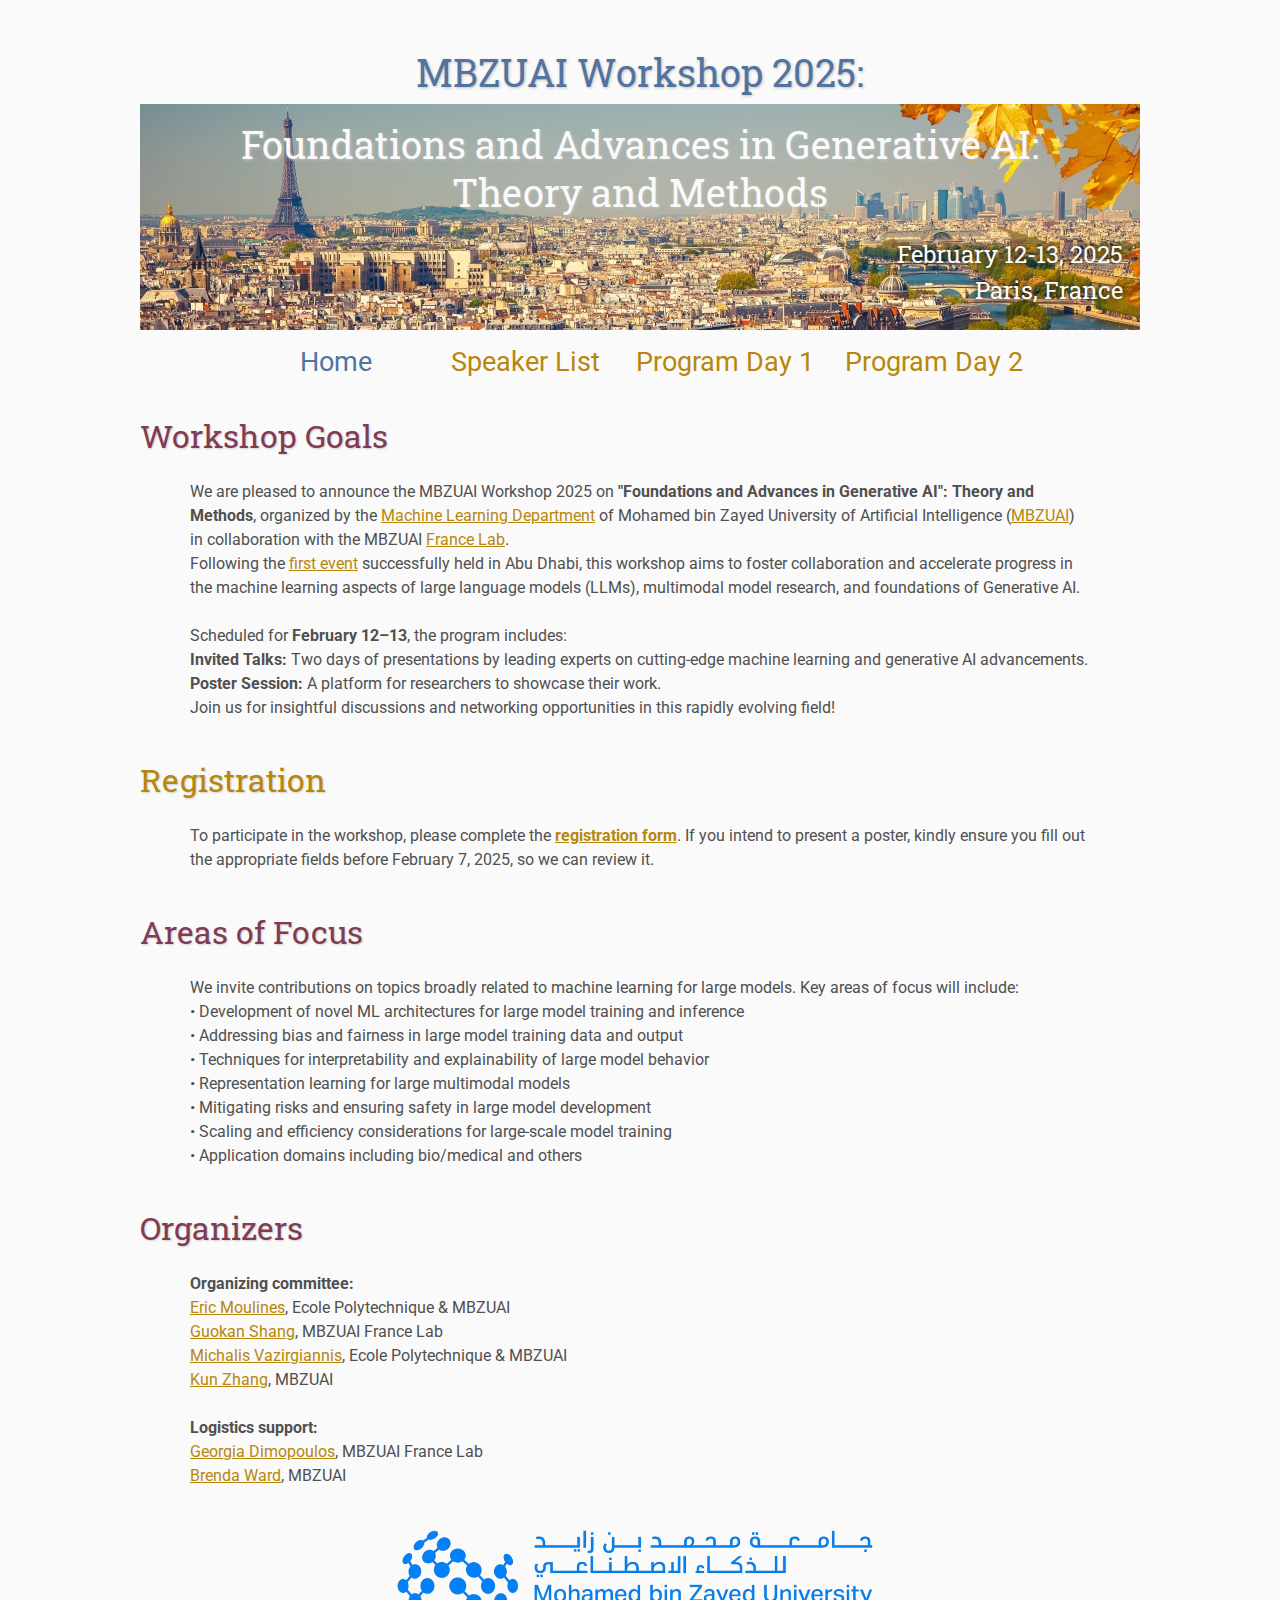
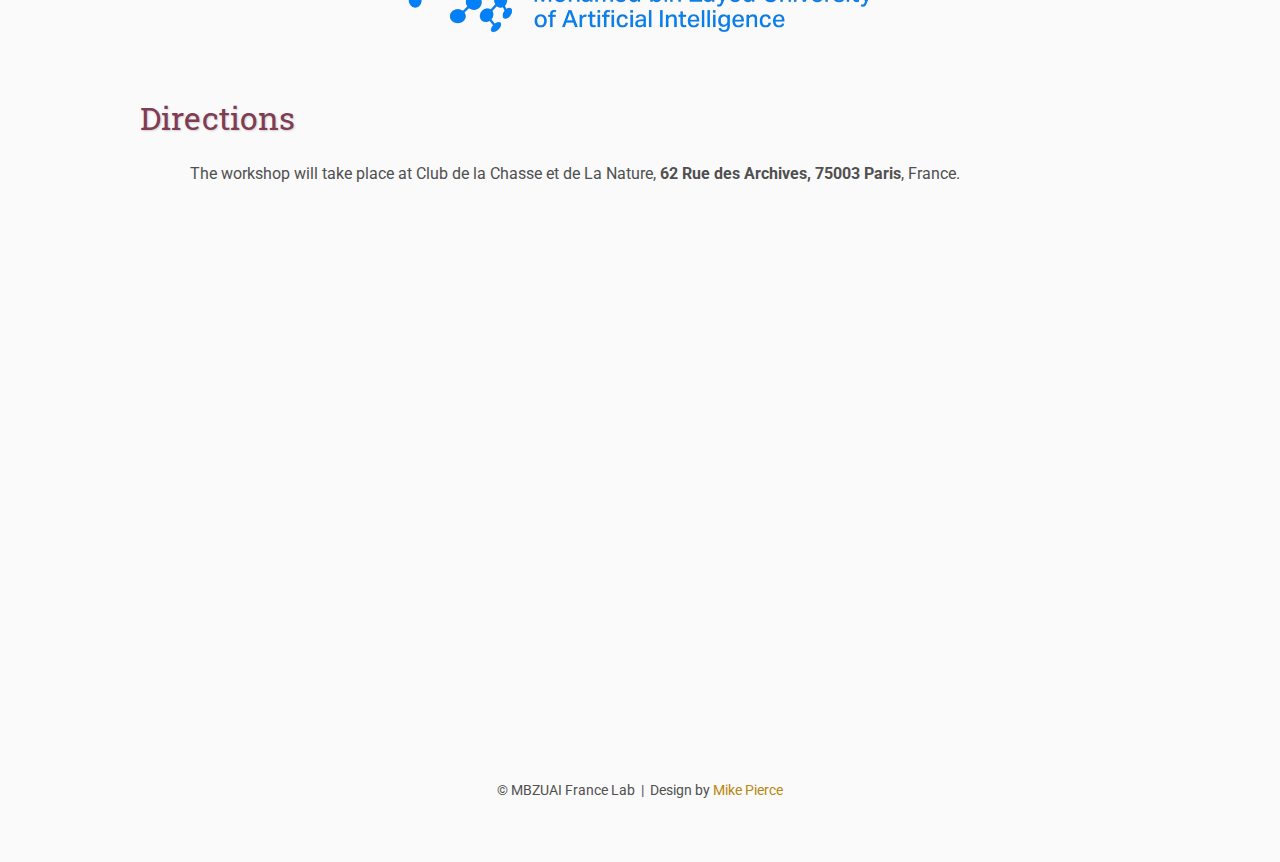
<file: index.html>
<!DOCTYPE html>
<html lang='en'>

<head>
    <base href=".">
    <link rel="shortcut icon" type="image/png" href="assets/favicon.ico"/>
    <link rel="stylesheet" type="text/css" media="all" href="assets/main.css"/>
    <meta name="description" content="MBZUAI Workshop 2025: Foundations and Advances in Generative AI: Theory and Methods">
    <meta name="resource-type" content="document">
    <meta name="distribution" content="global">
    <meta name="KeyWords" content="MBZUAI, Workshop, AI">
    <title>MBZUAI Workshop 2025: Foundations and Advances in Generative AI: Theory and Methods</title>
</head>

<body>

    <div class="banner">
        <img src="assets/banner.jpg" alt="MBZUAI Workshop 2025: Foundations and Advances in Generative AI: Theory and Methods">
        <div class="top-left">
            <span class="title2">MBZUAI Workshop 2025:</span><br><br><br>
            <span class="title3">Foundations and Advances in Generative AI:<br><br>Theory and Methods</span>
            <!-- <span class="year">2025</span> -->
        </div>
        <div class="bottom-right">
            February 12-13, 2025<br>Paris, France
        </div>
    </div>

    <table class="navigation">
        <tr>
            <td class="navigation">
                <a class="current" title="Conference Home Page" href=".">Home</a>
            </td>
            <!-- <td class="navigation">
                <a title="Register for the Conference" href="registration">Registration</a>
            </td> -->
            <td class="navigation">
                <a title="Speaker List" href="speaker-list">Speaker List</a>
            </td>
            <td class="navigation">
                <a title="Conference Program" href="program-day-1">Program Day 1</a> 
            </td>
            <td class="navigation">
                <a title="Conference Program" href="program-day-2">Program Day 2</a> 
            </td>
            <!-- <td class="navigation">
                <a title="Directions to the Conference" href="directions">Directions</a>
            </td> -->
            <!-- <td class="navigation">
                <a title="Conference Flyer" href="flyer">Flyer</a>
            </td> -->
        </tr>
    </table>

    <h2>Workshop Goals</h2>
    <p>
        We are pleased to announce the MBZUAI Workshop 2025 on <strong>"Foundations and Advances in Generative AI": Theory and Methods</strong>,
        organized by the <a target="_blank" href="https://mbzuai.ac.ae/research-department/machine-learning-department/">Machine Learning Department</a> of Mohamed bin Zayed University of Artificial Intelligence (<a target="_blank" href="https://mbzuai.ac.ae/">MBZUAI</a>) in collaboration with the MBZUAI <a target="_blank" href="https://huggingface.co/MBZUAI-Paris">France Lab</a>.<br>
        Following the <a target="_blank" href="https://ml4lm.github.io/">first event</a> successfully held in Abu Dhabi, this workshop aims to foster collaboration and accelerate progress in the machine learning aspects of large language models (LLMs), multimodal model research, and foundations of Generative AI.
        <!-- We will bring together leading experts to discuss cutting-edge techniques, share research findings, and identify key challenges and opportunities. -->
    </p>

    <p>
        Scheduled for <strong>February 12–13</strong>, the program includes:<br>
        <strong>Invited Talks:</strong> Two days of presentations by leading experts on cutting-edge machine learning and generative AI advancements.<br>
        <strong>Poster Session:</strong> A platform for researchers to showcase their work. <br>
    Join us for insightful discussions and networking opportunities in this rapidly evolving field!
    </p>

    <h2><a href="https://forms.gle/susJHsShLfFixjMG8" target="_blank">Registration</a></h2>
    <p>To participate in the workshop, please complete the <a href="https://forms.gle/susJHsShLfFixjMG8" target="_blank"><b>registration form</b></a>. If you intend to present a poster, kindly ensure you fill out the appropriate fields before February 7, 2025, so we can review it.</p>

    <h2>Areas of Focus</h2>
    <p>
        We invite contributions on topics broadly related to machine learning for large models. Key areas of focus will include:<br>
        • Development of novel ML architectures for large model training and inference<br>
        • Addressing bias and fairness in large model training data and output<br>
        • Techniques for interpretability and explainability of large model behavior<br> 
        • Representation learning for large multimodal models<br> 
        • Mitigating risks and ensuring safety in large model development<br>
        • Scaling and efficiency considerations for large-scale model training<br>
        • Application domains including bio/medical and others
    </p> 

    <!-- <h2>Program Highlights</h2>
    <p>
    Scheduled for February 12–13, the program includes:<br>
        <strong>Invited Talks:</strong> Two days of presentations by leading experts on cutting-edge machine learning and generative AI advancements.<br>
        <strong>Panel Discussions:</strong> Interactive sessions addressing challenges in learning with large models, including scalability, interpretability, and ethics.<br>
        <strong>Poster Session:</strong> A platform for researchers to showcase their work.
    Join us for insightful discussions and networking opportunities in this rapidly evolving field!
    </p> -->

    <h2>Organizers</h2>
    <p>
        <b>Organizing committee:</b><br>
        <a target="_blank" href="https://mbzuai.ac.ae/study/faculty/professor-eric-moulines/">Eric Moulines</a>, Ecole Polytechnique & MBZUAI<br>
        <a target="_blank" href="https://www.linkedin.com/in/guokan-shang">Guokan Shang</a>, MBZUAI France Lab<br>
        <a target="_blank" href="https://mbzuai.ac.ae/study/faculty/michalis-vazirgiannis/">Michalis Vazirgiannis</a>, Ecole Polytechnique & MBZUAI<br>
        <a target="_blank" href="https://mbzuai.ac.ae/study/faculty/kun-zhang/">Kun Zhang</a>, MBZUAI
    </p>
    <p>
        <b>Logistics support:</b><br>
        <a href="mailto:georgia.dimopoulos@mbzuai.ac.ae">Georgia Dimopoulos</a>, MBZUAI France Lab<br>
        <a href="mailto:brenda.ward@mbzuai.ac.ae">Brenda Ward</a>, MBZUAI<br>
    </p>
    <table class="sponsors">
        <tr>
            <td class="sponsor">
                <a href="https://mbzuai.ac.ae/">
                    <img src="assets/logo-removebg-preview.png" alt="MBZUAI" style="width: 65%">
                </a>
            </td>
            <!-- <td class="sponsor">
                <a href="https://mbzuai.ac.ae/">
                    <img src="assets/lablogo-removebg-preview.png" alt="Second Sponsor Name" style="width: 65%">
                </a>
            </td> -->
        </tr>
    </table>

    <h2>Directions</h2>
    <p>
        The workshop will take place at Club de la Chasse et de La Nature, <strong>62 Rue des Archives, 75003 Paris</strong>, France.
    </p>

    <iframe class="directions" src="https://www.google.com/maps/embed?pb=!1m18!1m12!1m3!1d2624.833820881629!2d2.3562944767041647!3d48.86137917133261!2m3!1f0!2f0!3f0!3m2!1i1024!2i768!4f13.1!3m3!1m2!1s0x47e66e0486fea6bf%3A0xa42c3a2419b0a72d!2zNjIgUnVlIGRlcyBBcmNoaXZlcywgNzUwMDMgUGFyaXMsIOazleWbvQ!5e0!3m2!1szh-CN!2sma!4v1737988965421!5m2!1szh-CN!2sma" width="600" height="450" style="border:0;" allowfullscreen="" loading="lazy" referrerpolicy="no-referrer-when-downgrade"></iframe>

    <footer>
        &copy; MBZUAI France Lab
        &nbsp;|&nbsp; Design by <a href="https://github.com/mikepierce">Mike Pierce</a>
    </footer>

</body>
</html>
</file>
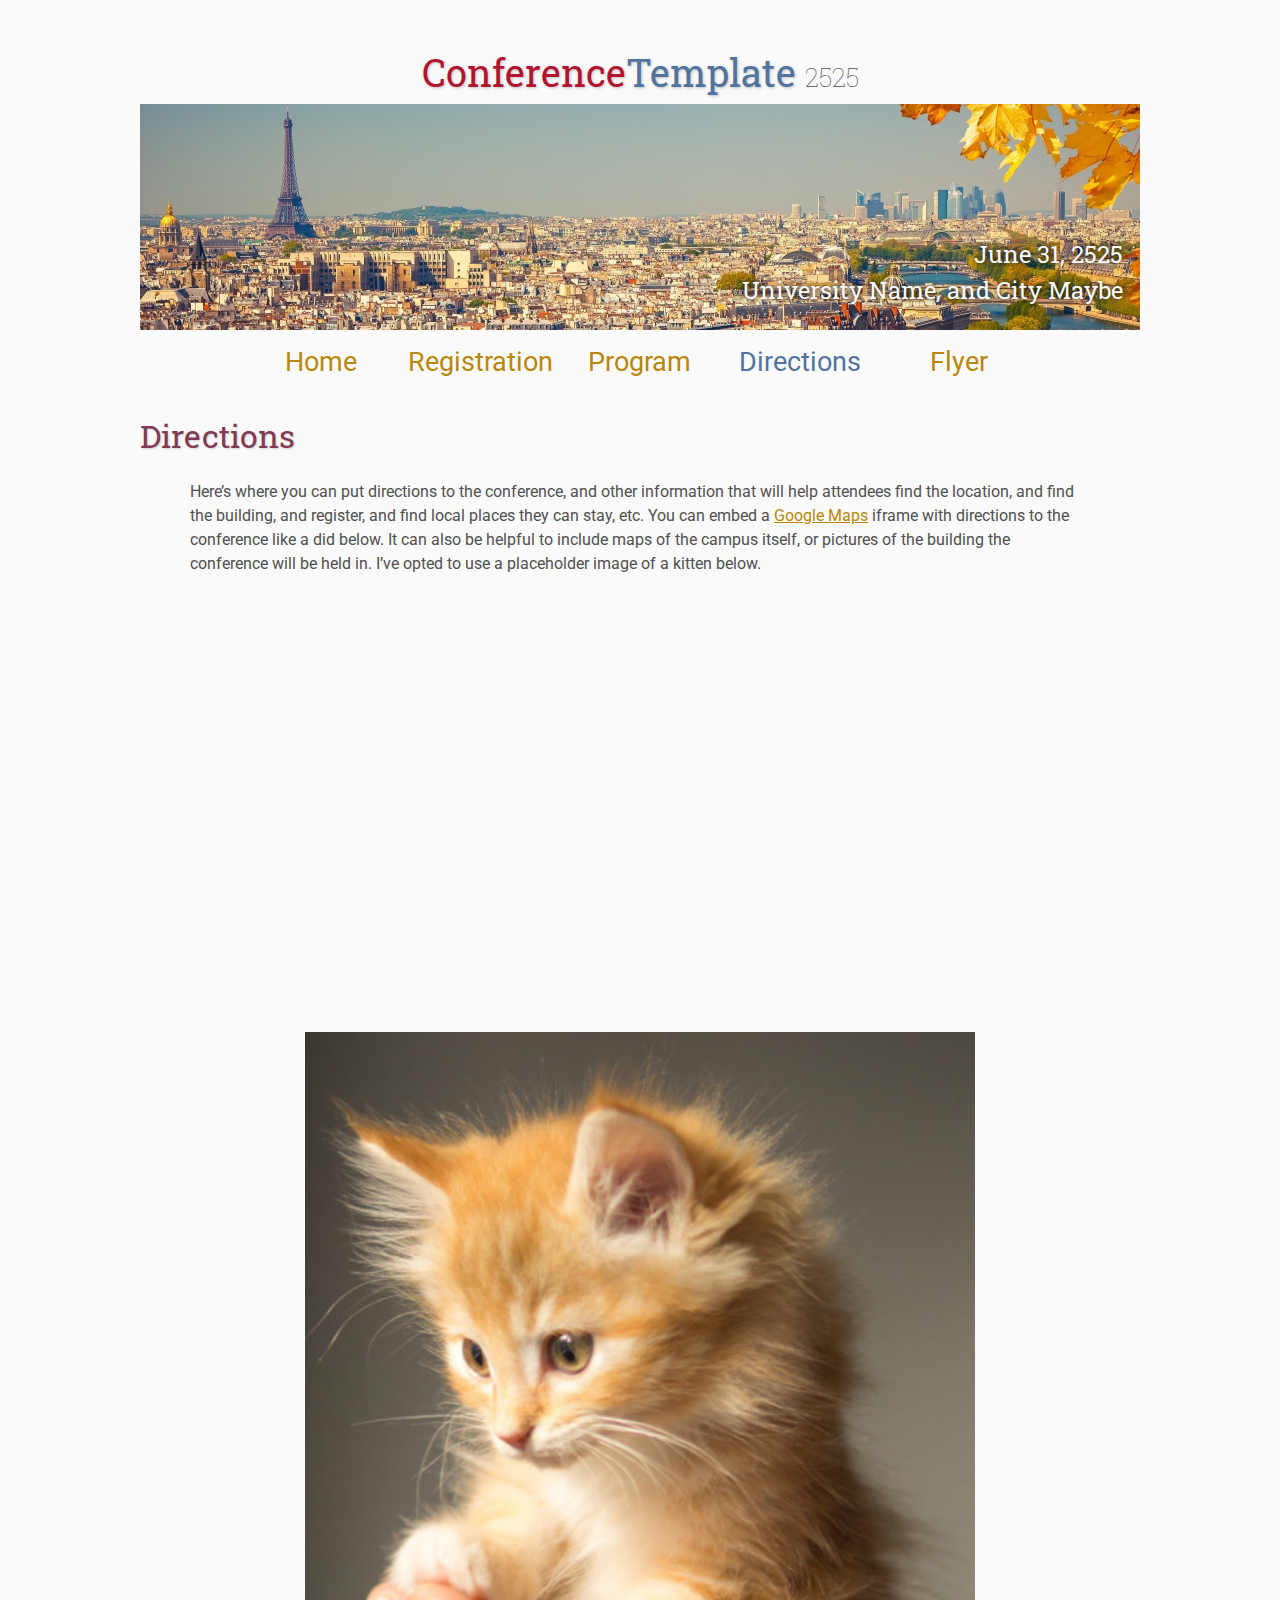
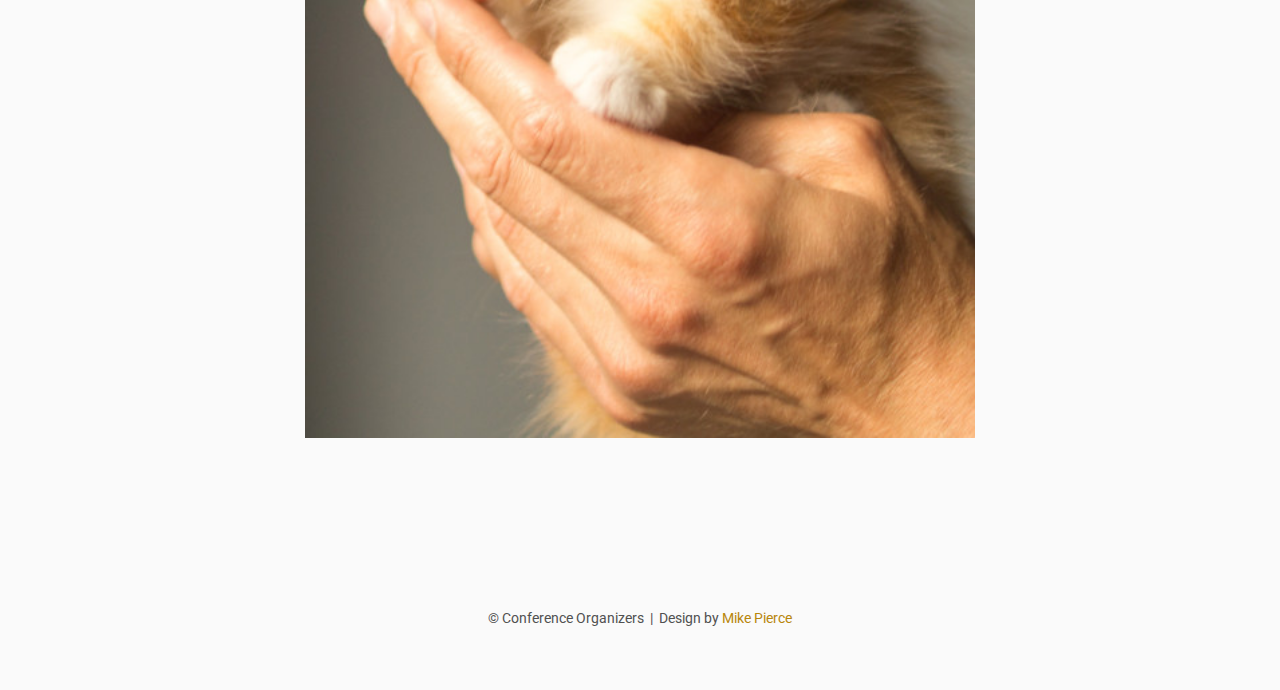
<file: directions/index.html>
<!DOCTYPE html>
<html lang='en'>

<head>
    <base href="..">
    <link rel="shortcut icon" type="image/png" href="assets/favicon.png"/>
    <link rel="stylesheet" type="text/css" media="all" href="assets/main.css"/>
    <meta name="description" content="Conference Template">
    <meta name="resource-type" content="document">
    <meta name="distribution" content="global">
    <meta name="KeyWords" content="Conference">
    <title>Directions | Conference Template</title>
</head>

<body>

    <div class="banner">
        <img src="assets/banner.jpg" alt="Conference Template Banner">
        <div class="top-left">
            <span class="title1">Conference</span><span class="title2">Template</span> <span class="year">2525</span>
        </div>
        <div class="bottom-right">
            June 31, 2525 <br> University Name, and City Maybe
        </div>
    </div>

    <table class="navigation">
        <tr>
            <td class="navigation">
                <a title="Conference Home Page" href=".">Home</a>
            </td>
            <td class="navigation">
                <a title="Register for the Conference" href="registration">Registration</a>
            </td>
            <td class="navigation">
                <a title="Conference Program" href="program">Program</a> 
            </td>
            <td class="navigation">
                <a class="current" title="Directions to the Conference" href="directions">Directions</a>
            </td>
            <td class="navigation">
                <a title="Conference Flyer" href="flyer">Flyer</a>
            </td>
        </tr>
    </table>


    <h2>Directions</h2>
    <p>
        Here&rsquo;s where you can put directions to the conference,
        and other information that will help attendees find the location,
        and find the building, and register, and find local places they can stay, etc.
        You can embed a <a href="https://www.google.com/maps">Google Maps</a> iframe
        with directions to the conference like a did below.
        It can also be helpful to include maps of the campus itself,
        or pictures of the building the conference will be held in.
        I&rsquo;ve opted to use a placeholder image of a kitten below.
    </p>

    <iframe class="directions" src="https://www.google.com/maps/embed?pb=!1m18!1m12!1m3!1d134998.56138929052!2d-121.98776790326531!3d37.869213445646146!2m3!1f0!2f0!3f0!3m2!1i1024!2i768!4f13.1!3m3!1m2!1s0x808ff431db2f96d1%3A0x8b99d90a20aa67de!2sMt+Diablo!5e0!3m2!1sen!2sus!4v1561787340910!5m2!1sen!2sus"></iframe>

    <img class="center" src="assets/kitten4.jpg" alt="This is just a kitten right now" id="kitten">

    <footer>
        &copy; Conference Organizers
        &nbsp;|&nbsp; Design by <a href="https://github.com/mikepierce">Mike Pierce</a>
    </footer>

</body>
</html>
</file>
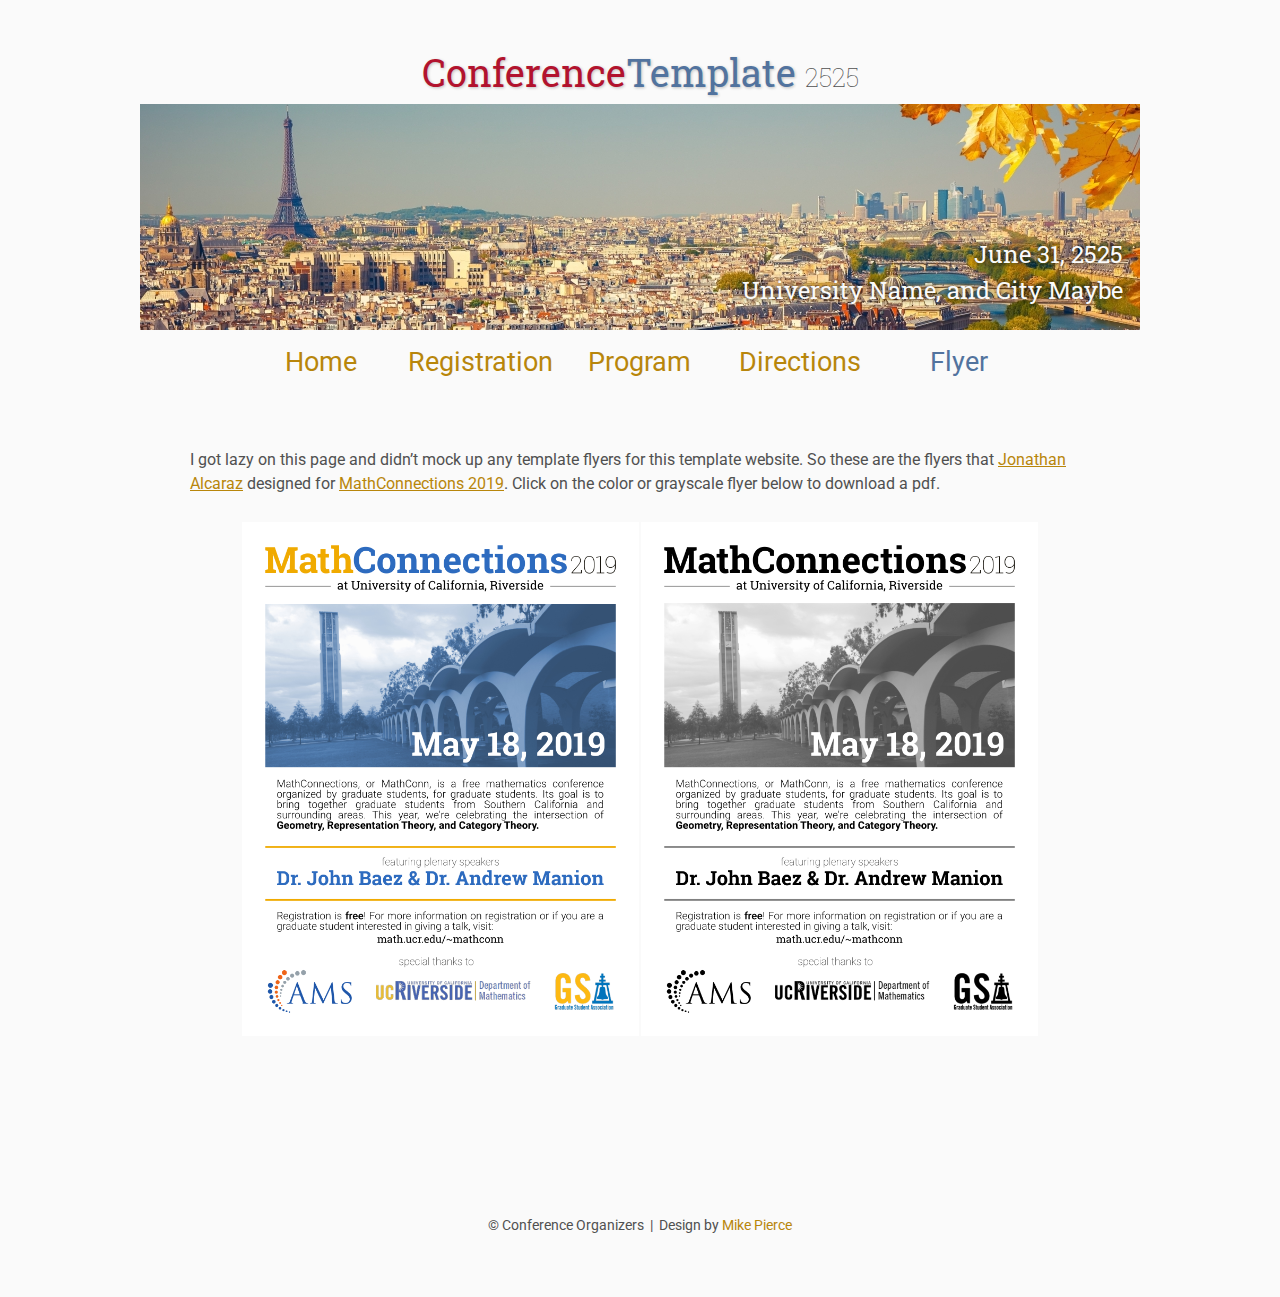
<file: flyer/index.html>
<!DOCTYPE html>
<html lang='en'>

<head>
    <base href="..">
    <link rel="shortcut icon" type="image/png" href="assets/favicon.png"/>
    <link rel="stylesheet" type="text/css" media="all" href="assets/main.css"/>
    <meta name="description" content="Conference Template">
    <meta name="resource-type" content="document">
    <meta name="distribution" content="global">
    <meta name="KeyWords" content="Conference">
    <title>Flyer | Conference Template</title>
</head>

<body>

    <div class="banner">
        <img src="assets/banner.jpg" alt="Conference Template Banner">
        <div class="top-left">
            <span class="title1">Conference</span><span class="title2">Template</span> <span class="year">2525</span>
        </div>
        <div class="bottom-right">
            June 31, 2525 <br> University Name, and City Maybe
        </div>
    </div>

    <table class="navigation">
        <tr>
            <td class="navigation">
                <a title="Conference Home Page" href=".">Home</a>
            </td>
            <td class="navigation">
                <a title="Register for the Conference" href="registration">Registration</a>
            </td>
            <td class="navigation">
                <a title="Conference Program" href="program">Program</a> 
            </td>
            <td class="navigation">
                <a title="Directions to the Conference" href="directions">Directions</a>
            </td>
            <td class="navigation">
                <a class="current" title="Conference Flyer" href="flyer">Flyer</a>
            </td>
        </tr>
    </table>

    <br>

    <p>
        I got lazy on this page and didn&rsquo;t mock up any template flyers for this template website.
        So these are the flyers that <a target="_blank" href="https://math.jonathanalcaraz.com/">Jonathan Alcaraz</a>
        designed for <a target="_blank" href="http://math.ucr.edu/~mathconn/">MathConnections 2019</a>.
        Click on the color or grayscale flyer below to download a pdf.
    </p>

    <table class="flyers">
        <tr>
            <td class="flyer">
                <a href="assets/MathConnections-Flyer.pdf">
                    <img src="assets/MathConnections-Flyer.png" alt="MathConnections Color Flyer" style="width:100%">
                </a>
            </td>
            <td class="flyer">
                <a href="assets/MathConnections-FlyerBW.pdf">
                    <img src="assets/MathConnections-FlyerBW.png" alt="MathConnections BW Flyer" style="width:100%">
                </a>
            </td>
        </tr>
    </table>

    <footer>
        &copy; Conference Organizers
        &nbsp;|&nbsp; Design by <a href="https://github.com/mikepierce">Mike Pierce</a>
    </footer>

</body>
</html>
</file>
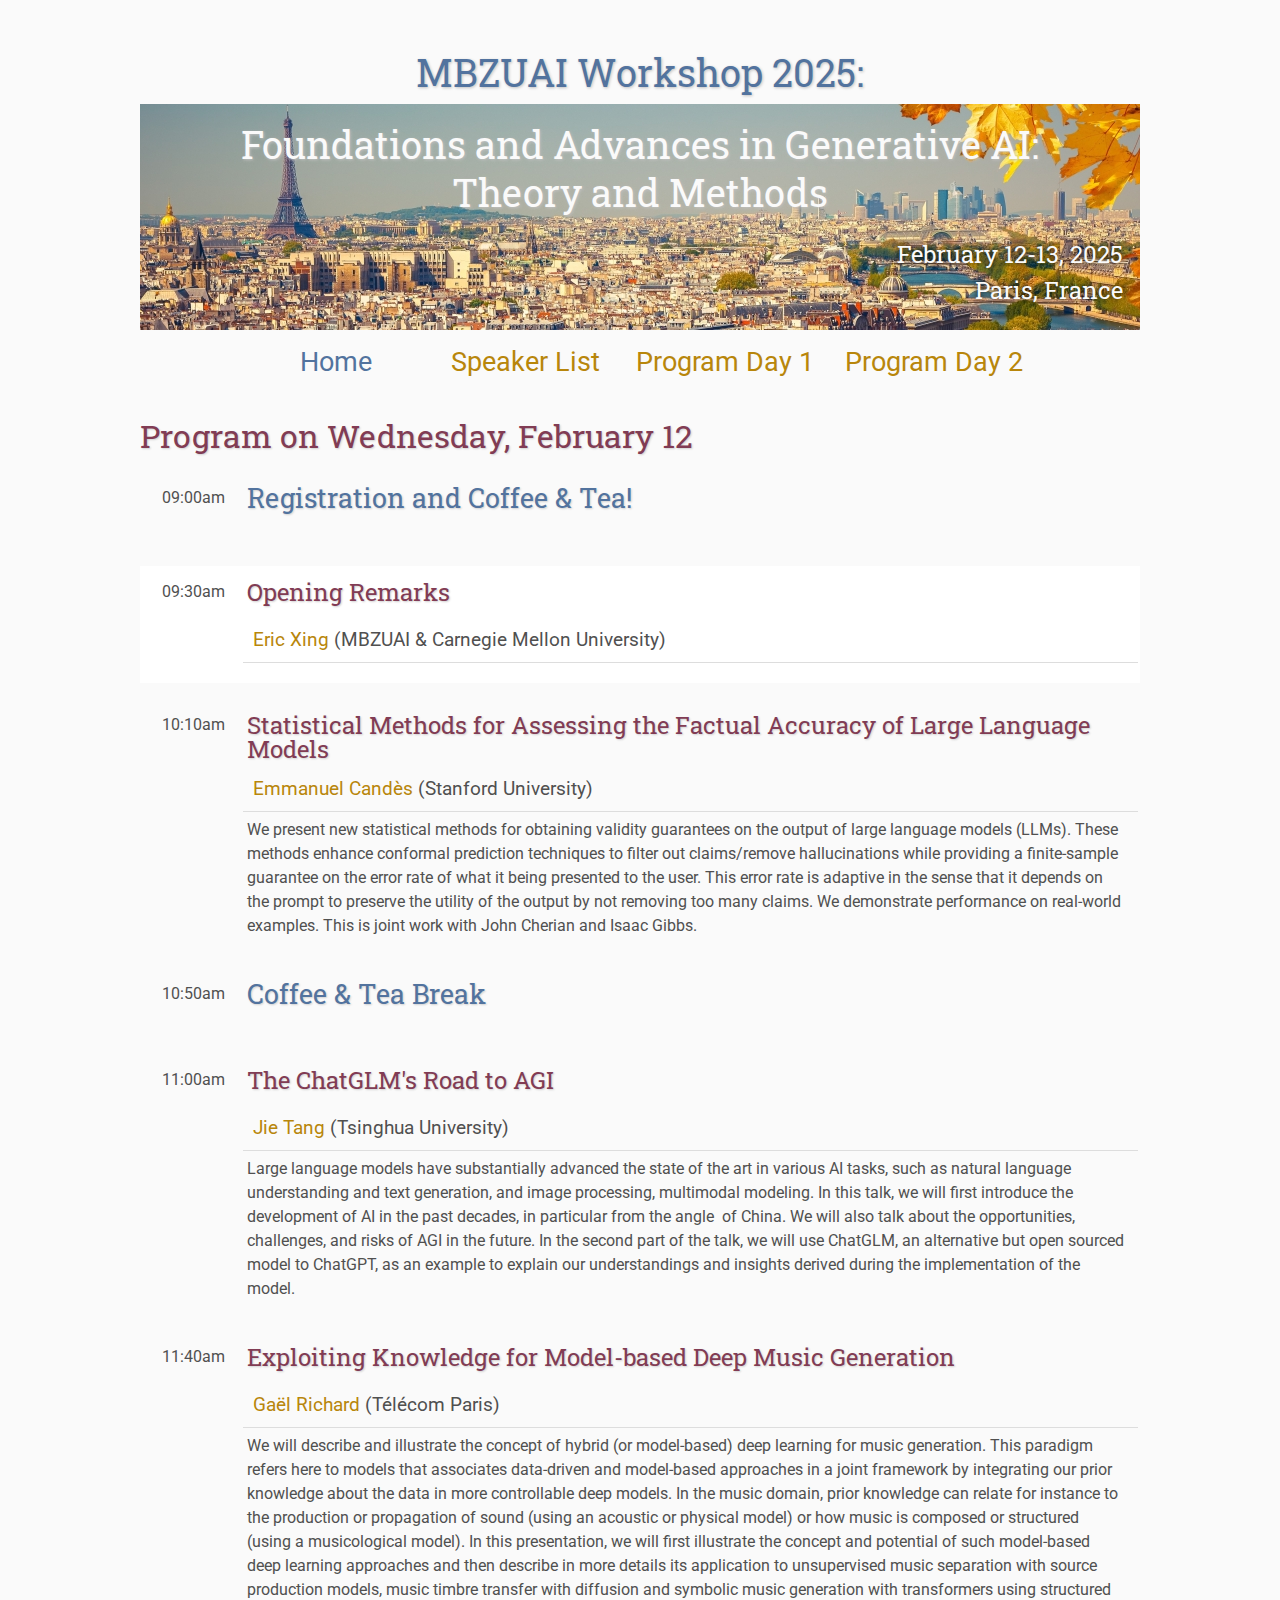
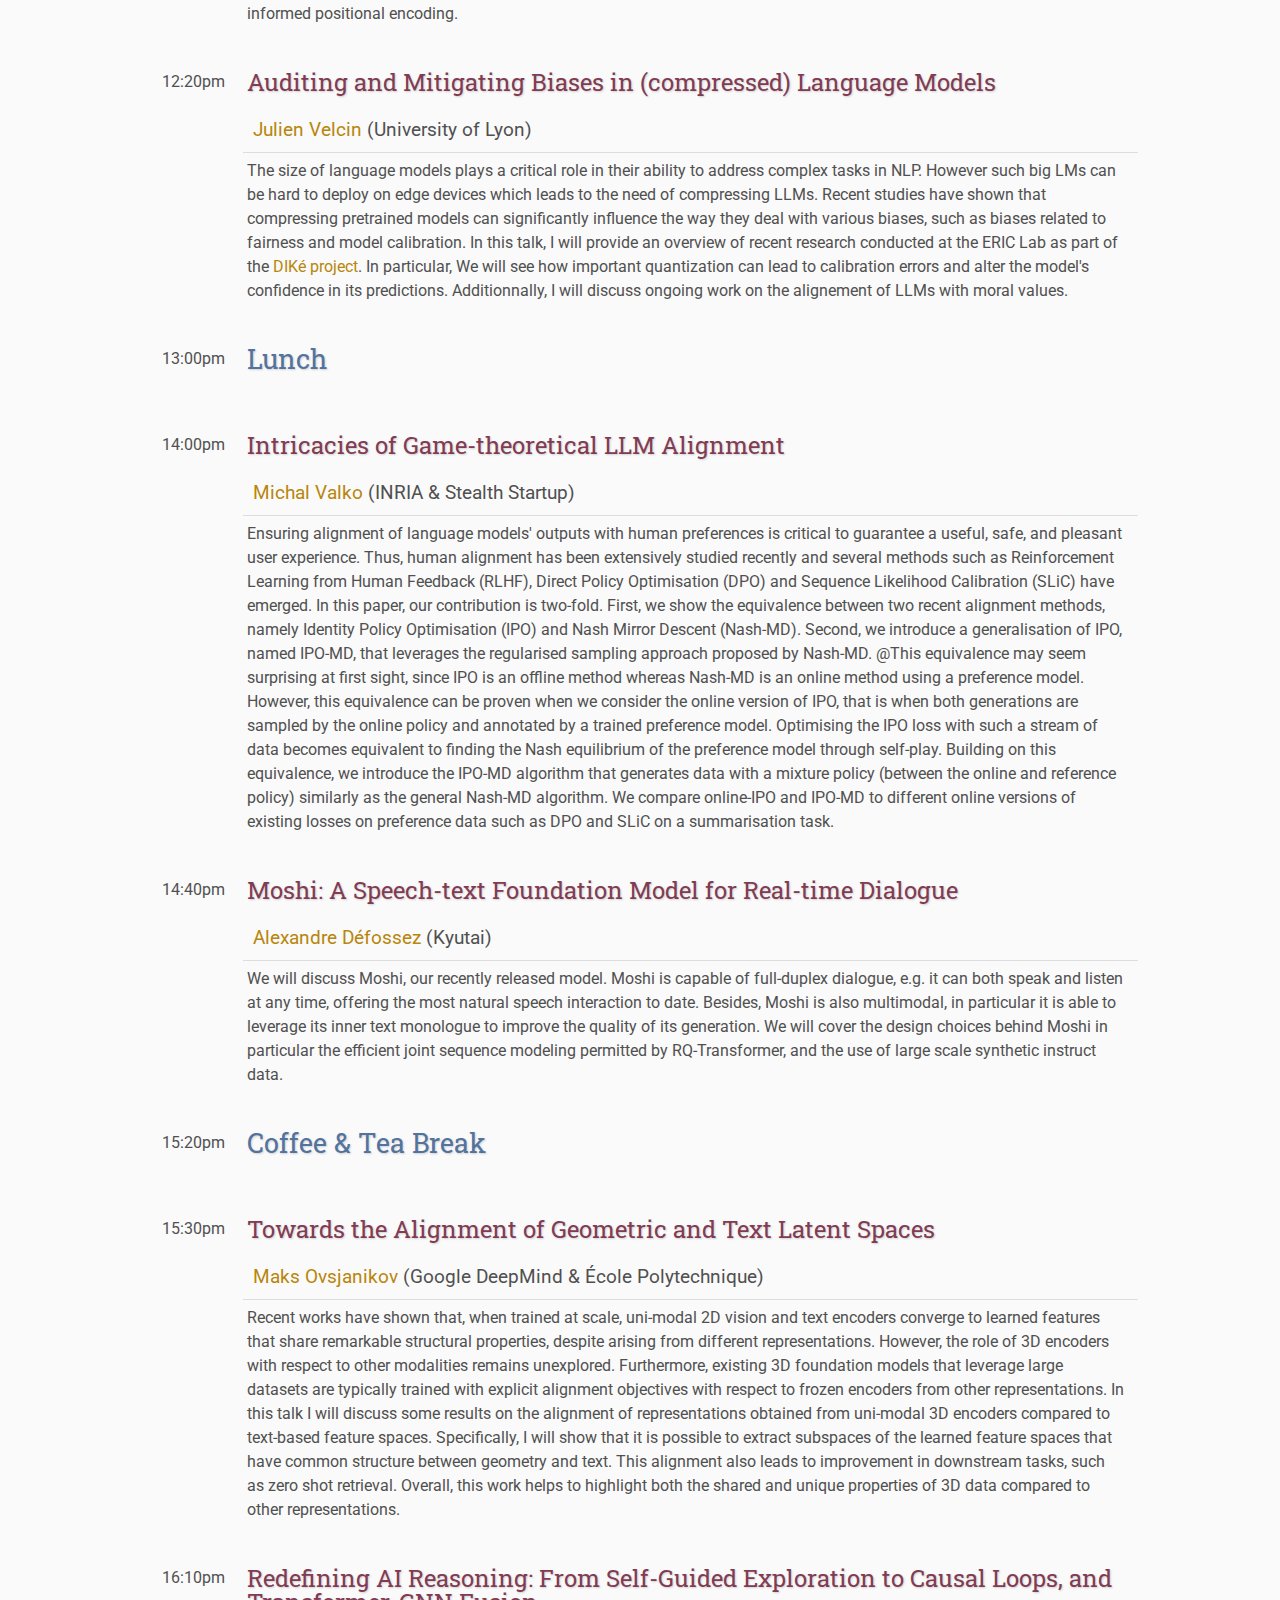
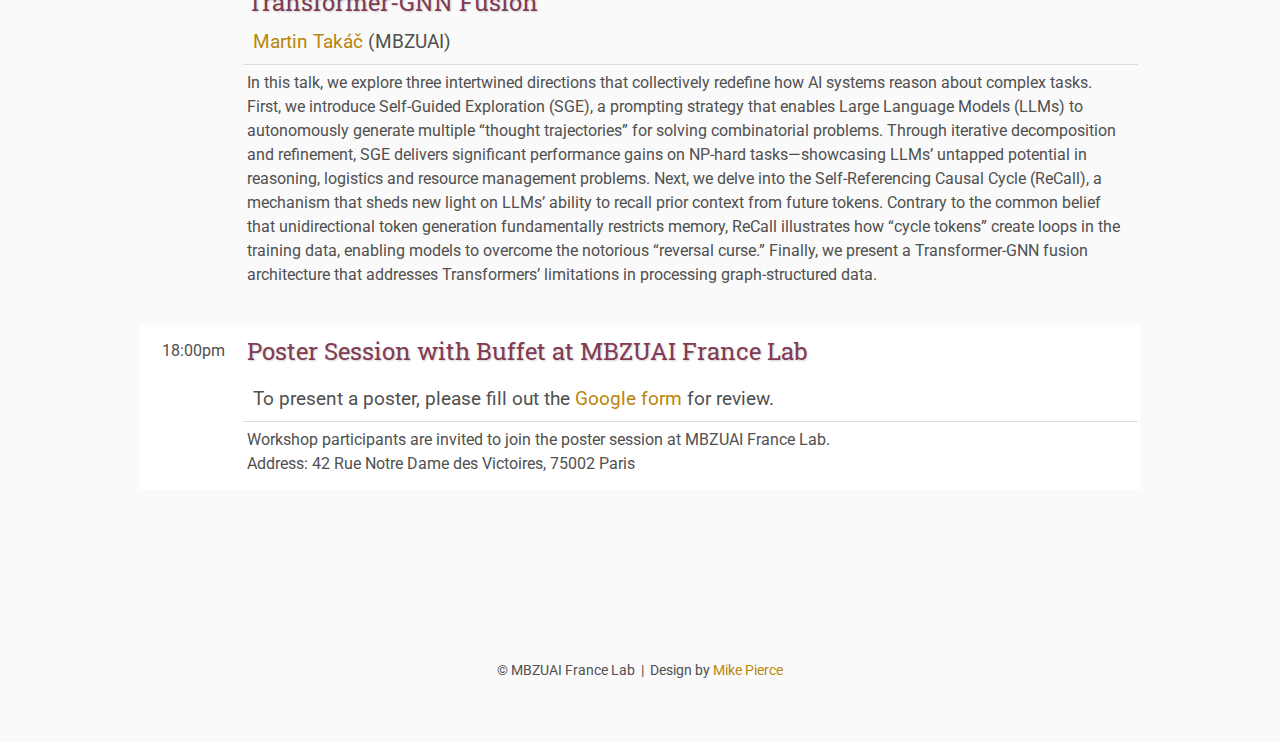
<file: program-day-1/index.html>
<!DOCTYPE html>
<html lang='en'>

<head>
    <base href="..">
    <link rel="shortcut icon" type="image/png" href="assets/favicon.ico"/>
    <link rel="stylesheet" type="text/css" media="all" href="assets/main.css"/>
    <meta name="description" content="MBZUAI Workshop 2025: Foundations and Advances in Generative AI: Theory and Methods">
    <meta name="resource-type" content="document">
    <meta name="distribution" content="global">
    <meta name="KeyWords" content="MBZUAI, Workshop, AI">
    <title>MBZUAI Workshop 2025: Foundations and Advances in Generative AI: Theory and Methods</title>
</head>

<body>

    <div class="banner">
        <img src="assets/banner.jpg" alt="MBZUAI Workshop 2025: Foundations and Advances in Generative AI: Theory and Methods">
        <div class="top-left">
            <span class="title2">MBZUAI Workshop 2025:</span><br><br><br>
            <span class="title3">Foundations and Advances in Generative AI:<br><br>Theory and Methods</span>
            <!-- <span class="year">2025</span> -->
        </div>
        <div class="bottom-right">
            February 12-13, 2025<br>Paris, France
        </div>
    </div>

    <table class="navigation">
        <tr>
            <td class="navigation">
                <a class="current" title="Conference Home Page" href=".">Home</a>
            </td>
            <!-- <td class="navigation">
                <a title="Register for the Conference" href="registration">Registration</a>
            </td> -->
            <td class="navigation">
                <a title="Speaker List" href="speaker-list">Speaker List</a>
            </td>
            <td class="navigation">
                <a title="Conference Program" href="program-day-1">Program Day 1</a> 
            </td>
            <td class="navigation">
                <a title="Conference Program" href="program-day-2">Program Day 2</a> 
            </td>
            <!-- <td class="navigation">
                <a title="Directions to the Conference" href="directions">Directions</a>
            </td> -->
            <!-- <td class="navigation">
                <a title="Conference Flyer" href="flyer">Flyer</a>
            </td> -->
        </tr>
    </table>

    <h2>Program on Wednesday, February 12</h2>

    <table>
        <tr>
            <td class="date" rowspan="2">
                09:00am
            </td>
            <td class="title-special">
                Registration and Coffee &amp; Tea!
            </td>
        </tr>
        <tr>
            <td class="abstract">
                <!-- Kept for Spacing -->
            </td>
        </tr>
    </table>

    <table class="plenary">
        <tr>
            <td class="date" rowspan="3">
                09:30am
            </td>
            <td class="title">
                Opening Remarks
            </td>
        </tr>
        <tr>
            <td class="speaker">
                <a target="_blank" href="https://mbzuai.ac.ae/study/faculty/professor-eric-xing/">Eric Xing</a> (MBZUAI & Carnegie Mellon University)
            </td>
        </tr>
        <tr>
            <td class="abstract">
                <!-- Kept for Spacing -->
            </td>
        </tr>
    </table>

    <table id="PUTSPEAKERNAMEHERE">
        <tr>
            <td class="date" rowspan="3">
                10:10am
            </td>
            <td class="title">
                Statistical Methods for Assessing the Factual Accuracy of Large Language Models 
            </td>
        </tr>
        <tr>
            <td class="speaker">
                <a target="_blank" href="https://candes.su.domains/">Emmanuel Candès</a> (Stanford University)
            </td>
        </tr>
        <tr>
            <td class="abstract">
                We present new statistical methods for obtaining validity guarantees on the output of large language models (LLMs). These methods enhance conformal prediction techniques to filter out claims/remove hallucinations while providing a finite-sample guarantee on the error rate of what it being presented to the user. This error rate is adaptive in the sense that it depends on the prompt to preserve the utility of the output by not removing too many claims.  We demonstrate performance on real-world examples. This is joint work with John Cherian and Isaac Gibbs.
            </td>
        </tr>
    </table>

    <table>
        <tr>
            <td class="date" rowspan="2">
                10:50am
            </td>
            <td class="title-special">
                Coffee &amp; Tea Break
            </td>
        </tr>
        <tr>
            <td class="abstract">
                <!-- Kept for Spacing -->
            </td>
        </tr>
    </table>

    <table id="PUTSPEAKERNAMEHERE">
        <tr>
            <td class="date" rowspan="3">
                11:00am
            </td>
            <td class="title">
                The ChatGLM's Road to AGI
            </td>
        </tr>
        <tr>
            <td class="speaker">
                <a target="_blank" href="https://keg.cs.tsinghua.edu.cn/jietang/">Jie Tang</a> (Tsinghua University)
            </td>
        </tr>
        <tr>
            <td class="abstract">
                Large language models have substantially advanced the state of the art in various AI tasks, such as natural language understanding and text generation, and image processing, multimodal modeling. In this talk, we will first introduce the development of AI in the past decades, in particular from the angle  of China. We will also talk about the opportunities, challenges, and risks of AGI in the future. In the second part of the talk, we will use ChatGLM, an alternative but open sourced model to ChatGPT, as an example to explain our understandings and insights derived during the implementation of the model.
            </td>
        </tr>
    </table>

    <!-- <table id="PUTSPEAKERNAMEHERE">
        <tr>
            <td class="date" rowspan="3">
                11:40am
            </td>
            <td class="title">
                Foundation Models in Biology, from Histo-pathology to Genomics
            </td>
        </tr>
        <tr>
            <td class="speaker">
                <a target="_blank" href="https://jpvert.github.io/">Jean-Philippe Vert</a> (Owkin)
            </td>
        </tr>
        <tr>
            <td class="abstract">
                Large self-supervised foundation models have boosted the capabilities of AI models in natural language processing and computer vision. Can they also boost our understanding of biology and help us improve diagnosis and find new treatments for diseases like cancer? In this talk I will present our efforts to train foundation models for histopathology images of tissues, and to connect visual observations to the underlying genomics of the cells, paving the way to biomedical innovation in diagnosis and precision medicine.
            </td>
        </tr>
    </table> -->

    <table id="PUTSPEAKERNAMEHERE">
        <tr>
            <td class="date" rowspan="3">
                11:40am
            </td>
            <td class="title">
                Exploiting Knowledge for Model-based Deep Music Generation
            </td>
        </tr>
        <tr>
            <td class="speaker">
                <a target="_blank" href="https://www.telecom-paris.fr/gael-richard">Gaël Richard</a> (Télécom Paris)
            </td>
        </tr>
        <tr>
            <td class="abstract">
                We will describe and illustrate the concept of hybrid (or model-based) deep learning for music generation. This paradigm refers here to models that associates data-driven and model-based approaches in a joint framework by integrating our prior knowledge about the data in more controllable deep models. In the music domain, prior knowledge can relate for instance to the production or propagation of sound (using an acoustic or physical model) or how music is composed or structured (using a musicological model). In this presentation, we will first illustrate the concept and potential of such model-based deep learning approaches and then describe in more details its application to unsupervised music separation with source production models, music timbre transfer with diffusion and symbolic music generation with transformers using structured informed positional encoding.
            </td>
        </tr>
    </table>

    <table id="PUTSPEAKERNAMEHERE">
        <tr>
            <td class="date" rowspan="3">
                12:20pm
            </td>
            <td class="title">
                Auditing and Mitigating Biases in (compressed) Language Models
            </td>
        </tr>
        <tr>
            <td class="speaker">
                <a target="_blank" href="https://velcin.github.io/">Julien Velcin</a> (University of Lyon)
            </td>
        </tr>
        <tr>
            <td class="abstract">
                The size of language models plays a critical role in their ability to address complex tasks in NLP. However such big LMs can be hard to deploy on edge devices which leads to the need of compressing LLMs. Recent studies have shown that compressing pretrained models can significantly influence the way they deal with various biases, such as biases related to fairness and model calibration. In this talk, I will provide an overview of recent research conducted at the ERIC Lab as part of the <a target="_blank" href="https://www.anr-dike.fr/">DIKé project</a>. In particular, We will see how important quantization can lead to calibration errors and alter the model's confidence in its predictions. Additionnally, I will discuss ongoing work on the alignement of LLMs with moral values.
            </td>
        </tr>
    </table>

    <table>
        <tr>
            <td class="date" rowspan="2">
                13:00pm
            </td>
            <td class="title-special">
                Lunch
            </td>
        </tr>
        <tr>
            <td class="abstract">
                <!-- Kept for Spacing -->
            </td>
        </tr>
    </table>

    <table id="PUTSPEAKERNAMEHERE">
        <tr>
            <td class="date" rowspan="3">
                14:00pm
            </td>
            <td class="title">
                Intricacies of Game-theoretical LLM Alignment
            </td>
        </tr>
        <tr>
            <td class="speaker">
                <a target="_blank" href="https://misovalko.github.io/index.html">Michal Valko</a> (INRIA & Stealth Startup)
            </td>
        </tr>
        <tr>
            <td class="abstract">
                Ensuring alignment of language models' outputs with human preferences is critical to guarantee a useful, safe, and pleasant user experience. Thus, human alignment has been extensively studied recently and several methods such as Reinforcement Learning from Human Feedback (RLHF), Direct Policy Optimisation (DPO) and Sequence Likelihood Calibration (SLiC) have emerged. In this paper, our contribution is two-fold. First, we show the equivalence between two recent alignment methods, namely Identity Policy Optimisation (IPO) and Nash Mirror Descent (Nash-MD). Second, we introduce a generalisation of IPO, named IPO-MD, that leverages the regularised sampling approach proposed by Nash-MD. @This equivalence may seem surprising at first sight, since IPO is an offline method whereas Nash-MD is an online method using a preference model. However, this equivalence can be proven when we consider the online version of IPO, that is when both generations are sampled by the online policy and annotated by a trained preference model. Optimising the IPO loss with such a stream of data becomes equivalent to finding the Nash equilibrium of the preference model through self-play. Building on this equivalence, we introduce the IPO-MD algorithm that generates data with a mixture policy (between the online and reference policy) similarly as the general Nash-MD algorithm. We compare online-IPO and IPO-MD to different online versions of existing losses on preference data such as DPO and SLiC on a summarisation task.
            </td>
        </tr>
    </table>

    <table id="PUTSPEAKERNAMEHERE">
        <tr>
            <td class="date" rowspan="3">
                14:40pm
            </td>
            <td class="title">
                Moshi: A Speech-text Foundation Model for Real-time Dialogue
            </td>
        </tr>
        <tr>
            <td class="speaker">
                <a target="_blank" href="https://ai.honu.io/">Alexandre Défossez</a> (Kyutai)
            </td>
        </tr>
        <tr>
            <td class="abstract">
                We will discuss Moshi, our recently released model. Moshi is capable of full-duplex dialogue, e.g. it can both speak and listen at any time, offering the most natural speech interaction to date. Besides, Moshi is also multimodal, in particular it is able to leverage its inner text monologue to improve the quality of its generation. We will cover the design choices behind Moshi in particular the efficient joint sequence modeling permitted by RQ-Transformer, and the use of large scale synthetic instruct data.
            </td>
        </tr>
    </table>

    <table>
        <tr>
            <td class="date" rowspan="2">
                15:20pm
            </td>
            <td class="title-special">
                Coffee &amp; Tea Break
            </td>
        </tr>
        <tr>
            <td class="abstract">
                <!-- Kept for Spacing -->
            </td>
        </tr>
    </table>

    <table id="PUTSPEAKERNAMEHERE">
        <tr>
            <td class="date" rowspan="3">
                15:30pm
            </td>
            <td class="title">
                Towards the Alignment of Geometric and Text Latent Spaces
            </td>
        </tr>
        <tr>
            <td class="speaker">
                <a target="_blank" href="https://www.lix.polytechnique.fr/~maks/">Maks Ovsjanikov</a> (Google DeepMind & École Polytechnique)
            </td>
        </tr>
        <tr>
            <td class="abstract">
                Recent works have shown that, when trained at scale, uni-modal 2D vision and text encoders converge to learned features that share remarkable structural properties, despite arising from different representations. However, the role of 3D encoders with respect to other modalities remains unexplored. Furthermore, existing 3D foundation models that leverage large datasets are typically trained with explicit alignment objectives with respect to frozen encoders from other representations. In this talk I will discuss some results on the alignment of representations obtained from uni-modal 3D encoders compared to text-based feature spaces. Specifically, I will show that it is possible to extract subspaces of the learned feature spaces that have common structure between geometry and text. This alignment also leads to improvement in downstream tasks, such as zero shot retrieval. Overall, this work helps to highlight both the shared and unique properties of 3D data compared to other representations.
            </td>
        </tr>
    </table>

    <table id="PUTSPEAKERNAMEHERE">
        <tr>
            <td class="date" rowspan="3">
                16:10pm
            </td>
            <td class="title">
                Redefining AI Reasoning: From Self-Guided Exploration to Causal Loops, and Transformer-GNN Fusion
            </td>
        </tr>
        <tr>
            <td class="speaker">
                <a target="_blank" href="https://mbzuai.ac.ae/study/faculty/martin-takac/">Martin Takáč</a> (MBZUAI)
            </td>
        </tr>
        <tr>
            <td class="abstract">
                In this talk, we explore three intertwined directions that collectively redefine how AI systems reason about complex tasks. First, we introduce Self-Guided Exploration (SGE), a prompting strategy that enables Large Language Models (LLMs) to autonomously generate multiple “thought trajectories” for solving combinatorial problems. Through iterative decomposition and refinement, SGE delivers significant performance gains on NP-hard tasks—showcasing LLMs’ untapped potential in reasoning, logistics and resource management problems. Next, we delve into the Self-Referencing Causal Cycle (ReCall), a mechanism that sheds new light on LLMs’ ability to recall prior context from future tokens. Contrary to the common belief that unidirectional token generation fundamentally restricts memory, ReCall illustrates how “cycle tokens” create loops in the training data, enabling models to overcome the notorious “reversal curse.” Finally, we present a Transformer-GNN fusion architecture that addresses Transformers’ limitations in processing graph-structured data. 
            </td>
        </tr>
    </table>

    <table class="plenary">
        <tr>
            <td class="date" rowspan="3">
                18:00pm
            </td>
            <td class="title">
                Poster Session with Buffet at MBZUAI France Lab
            </td>
        </tr>
        <tr>
            <td class="speaker">
                To present a poster, please fill out the <a href="https://forms.gle/susJHsShLfFixjMG8" target="_blank">Google form</a> for review.
            </td>
        </tr>
        <tr>
            <td class="abstract">
                Workshop participants are invited to join the poster session at MBZUAI France Lab.<br>
                Address: 42 Rue Notre Dame des Victoires, 75002 Paris
            </td>
        </tr>
    </table>

    <footer>
        &copy; MBZUAI France Lab
        &nbsp;|&nbsp; Design by <a href="https://github.com/mikepierce">Mike Pierce</a>
    </footer>

</body>
</html>
</file>
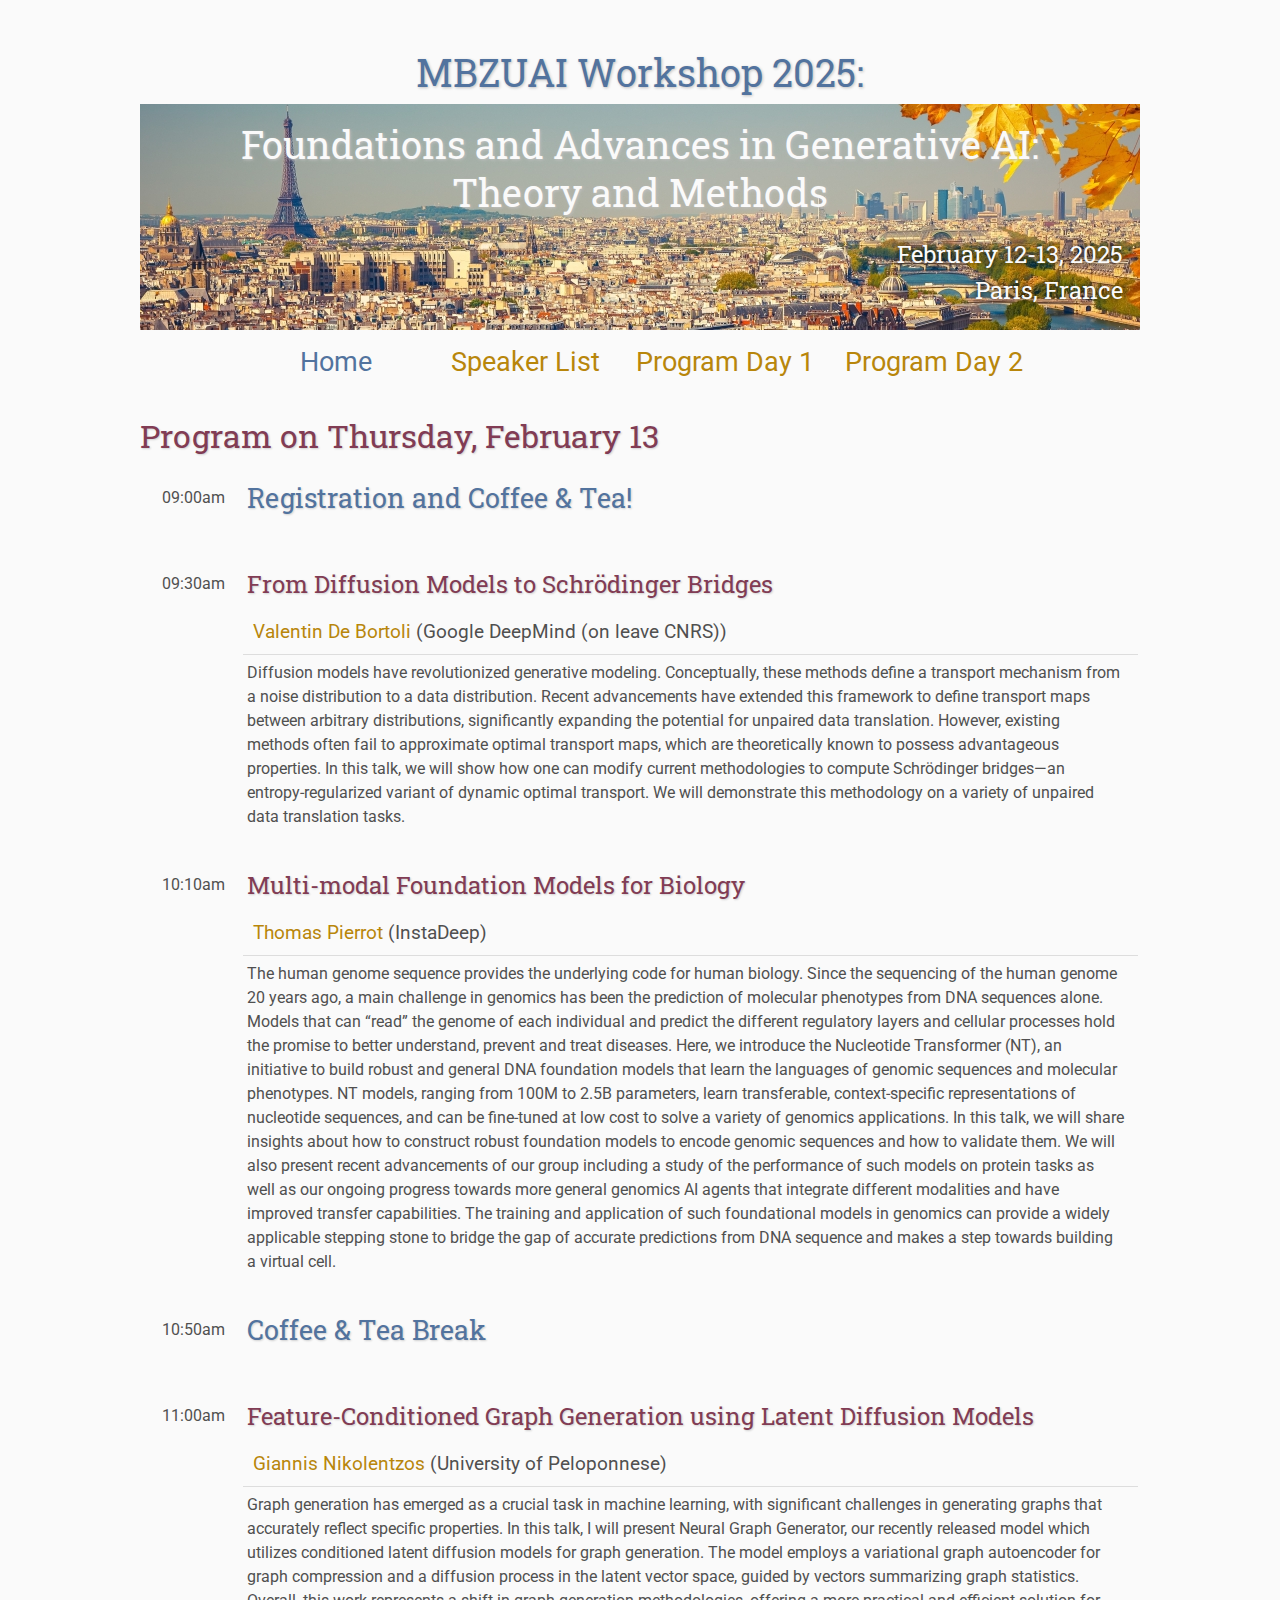
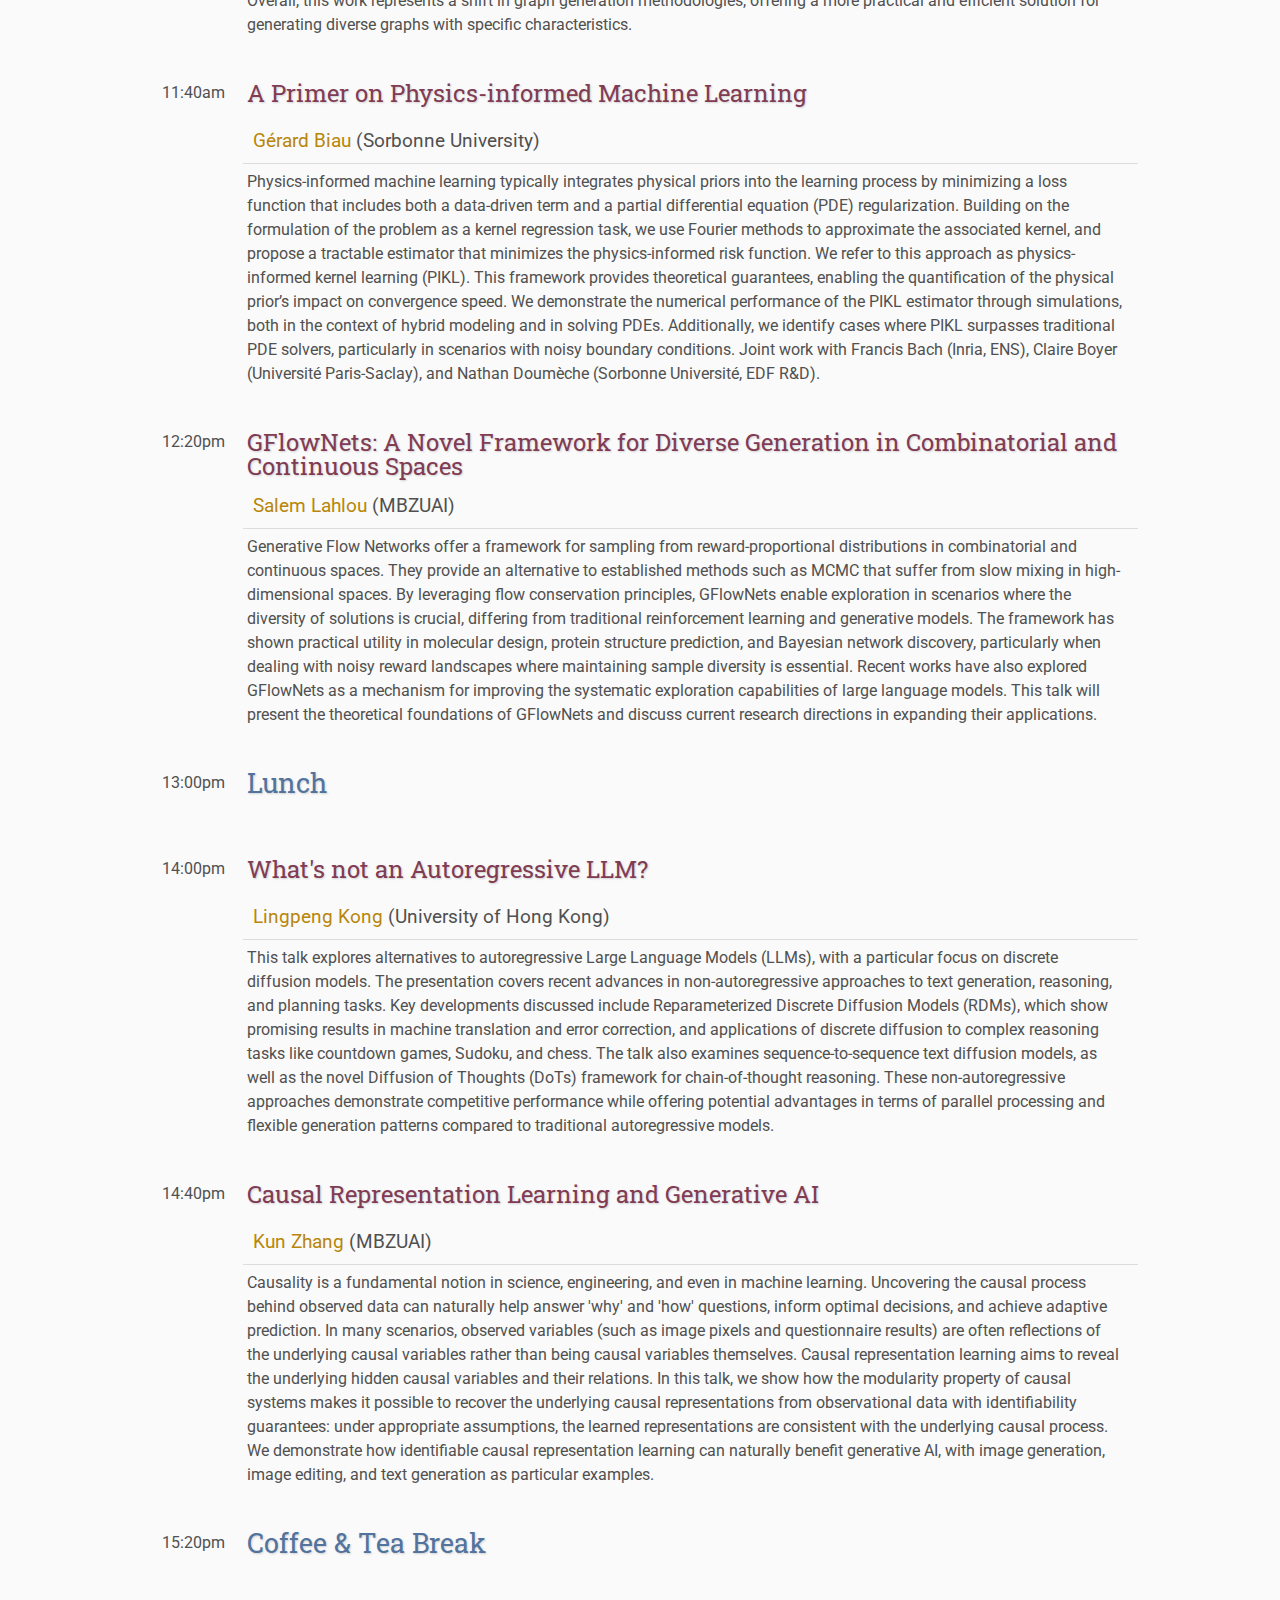
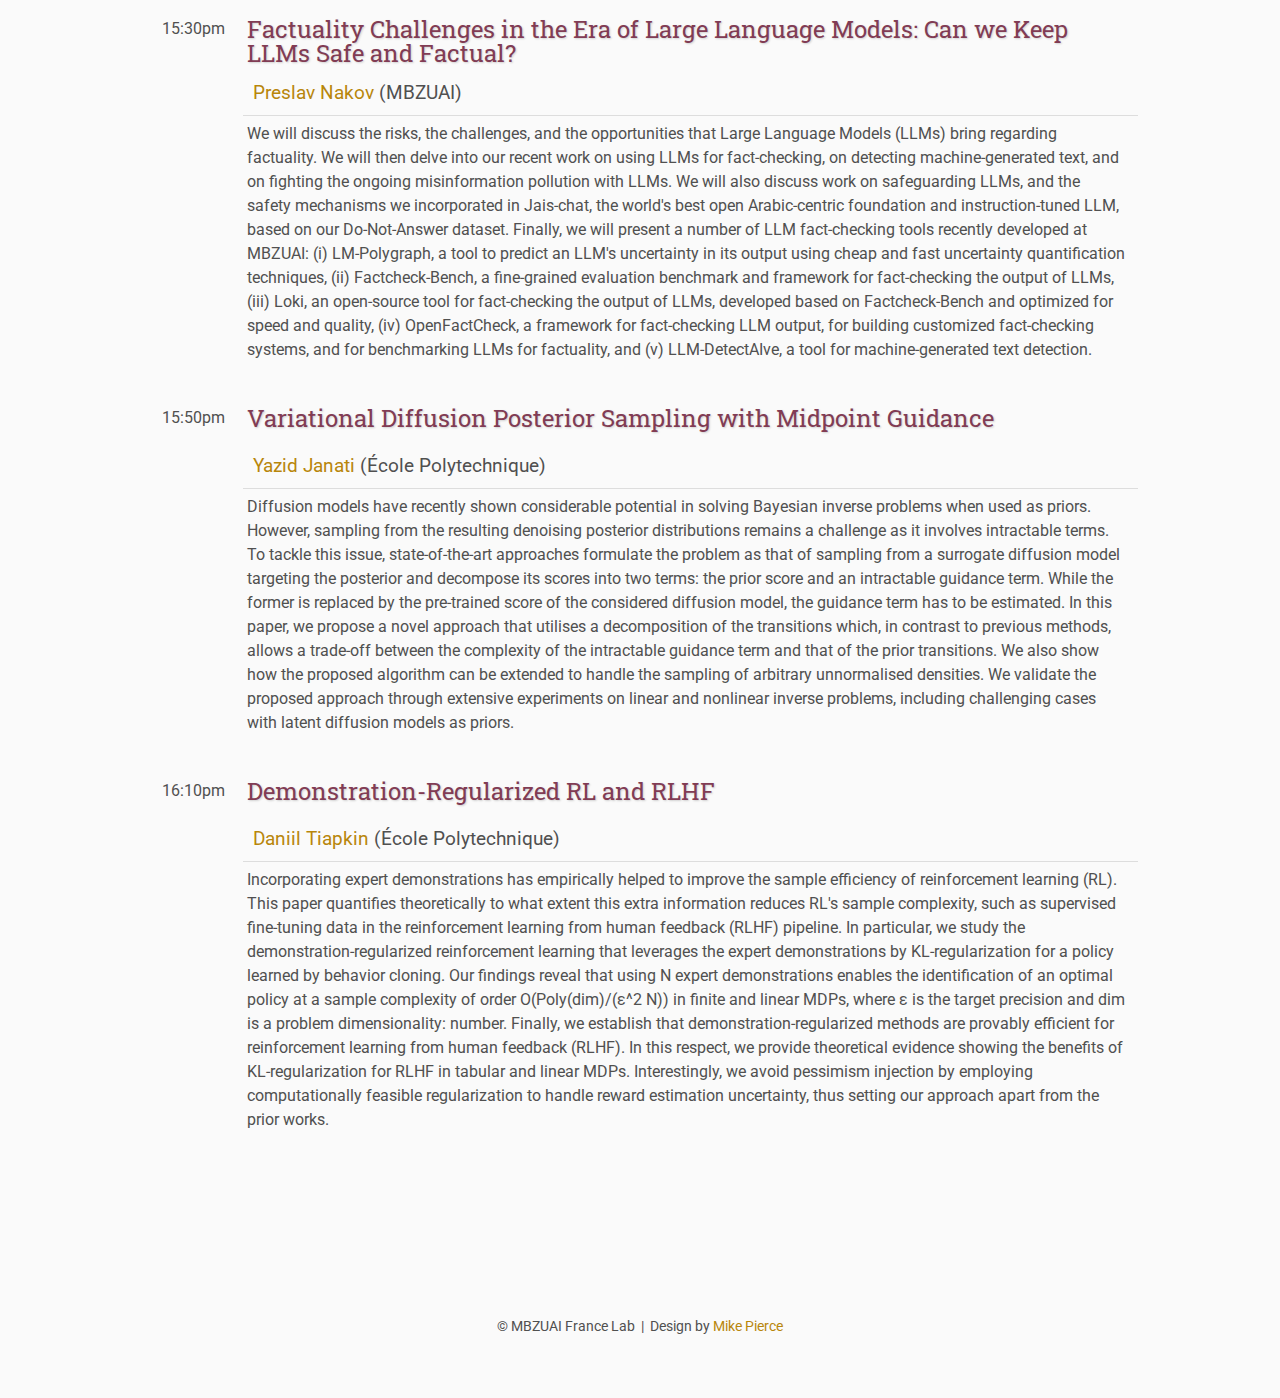
<file: program-day-2/index.html>
<!DOCTYPE html>
<html lang='en'>

<head>
    <base href="..">
    <link rel="shortcut icon" type="image/png" href="assets/favicon.ico"/>
    <link rel="stylesheet" type="text/css" media="all" href="assets/main.css"/>
    <meta name="description" content="MBZUAI Workshop 2025: Foundations and Advances in Generative AI: Theory and Methods">
    <meta name="resource-type" content="document">
    <meta name="distribution" content="global">
    <meta name="KeyWords" content="MBZUAI, Workshop, AI">
    <title>MBZUAI Workshop 2025: Foundations and Advances in Generative AI: Theory and Methods</title>
</head>

<body>

    <div class="banner">
        <img src="assets/banner.jpg" alt="MBZUAI Workshop 2025: Foundations and Advances in Generative AI: Theory and Methods">
        <div class="top-left">
            <span class="title2">MBZUAI Workshop 2025:</span><br><br><br>
            <span class="title3">Foundations and Advances in Generative AI:<br><br>Theory and Methods</span>
            <!-- <span class="year">2025</span> -->
        </div>
        <div class="bottom-right">
            February 12-13, 2025<br>Paris, France
        </div>
    </div>

    <table class="navigation">
        <tr>
            <td class="navigation">
                <a class="current" title="Conference Home Page" href=".">Home</a>
            </td>
            <!-- <td class="navigation">
                <a title="Register for the Conference" href="registration">Registration</a>
            </td> -->
            <td class="navigation">
                <a title="Speaker List" href="speaker-list">Speaker List</a>
            </td>
            <td class="navigation">
                <a title="Conference Program" href="program-day-1">Program Day 1</a> 
            </td>
            <td class="navigation">
                <a title="Conference Program" href="program-day-2">Program Day 2</a> 
            </td>
            <!-- <td class="navigation">
                <a title="Directions to the Conference" href="directions">Directions</a>
            </td> -->
            <!-- <td class="navigation">
                <a title="Conference Flyer" href="flyer">Flyer</a>
            </td> -->
        </tr>
    </table>

    <h2>Program on Thursday, February 13</h2>

    <table>
        <tr>
            <td class="date" rowspan="2">
                09:00am
            </td>
            <td class="title-special">
                Registration and Coffee &amp; Tea!
            </td>
        </tr>
        <tr>
            <td class="abstract">
            </td>
        </tr>
    </table>

    <table id="PUTSPEAKERNAMEHERE">
        <tr>
            <td class="date" rowspan="3">
                09:30am
            </td>
            <td class="title">
                From Diffusion Models to Schrödinger Bridges
            </td>
        </tr>
        <tr>
            <td class="speaker">
                <a target="_blank" href="https://vdeborto.github.io/">Valentin De Bortoli</a> (Google DeepMind (on leave CNRS))
            </td>
        </tr>
        <tr>
            <td class="abstract">
                Diffusion models have revolutionized generative modeling. Conceptually, these methods define a transport mechanism from a noise distribution to a data distribution. Recent advancements have extended this framework to define transport maps between arbitrary distributions, significantly expanding the potential for unpaired data translation. However, existing methods often fail to approximate optimal transport maps, which are theoretically known to possess advantageous properties. In this talk, we will show how one can modify current methodologies to compute Schrödinger bridges—an entropy-regularized variant of dynamic optimal transport. We will demonstrate this methodology on a variety of unpaired data translation tasks.
            </td>
        </tr>
    </table>

    <table id="PUTSPEAKERNAMEHERE">
        <tr>
            <td class="date" rowspan="3">
                10:10am
            </td>
            <td class="title">
                Multi-modal Foundation Models for Biology 
            </td>
        </tr>
        <tr>
            <td class="speaker">
                <a target="_blank" href="https://www.linkedin.com/in/thomas-pierrot-120a43128/">Thomas Pierrot</a> (InstaDeep)
            </td>
        </tr>
        <tr>
            <td class="abstract">
                The human genome sequence provides the underlying code for human biology. Since the sequencing of the human genome 20 years ago, a main challenge in genomics has been the prediction of molecular phenotypes from DNA sequences alone. Models that can “read” the genome of each individual and predict the different regulatory layers and cellular processes hold the promise to better understand, prevent and treat diseases. Here, we introduce the Nucleotide Transformer (NT), an initiative to build robust and general DNA foundation models that learn the languages of genomic sequences and molecular phenotypes. NT models, ranging from 100M to 2.5B parameters, learn transferable, context-specific representations of nucleotide sequences, and can be fine-tuned at low cost to solve a variety of genomics applications. In this talk, we will share insights about how to construct robust foundation models to encode genomic sequences and how to validate them. We will also present recent advancements of our group including a study of the performance of such models on protein tasks as well as our ongoing progress towards more general genomics AI agents that integrate different modalities and have improved transfer capabilities. The training and application of such foundational models in genomics can provide a widely applicable stepping stone to bridge the gap of accurate predictions from DNA sequence and makes a step towards building a virtual cell.
            </td>
        </tr>
    </table>

    <table>
        <tr>
            <td class="date" rowspan="2">
                10:50am
            </td>
            <td class="title-special">
                Coffee &amp; Tea Break
            </td>
        </tr>
        <tr>
            <td class="abstract">
                <!-- Kept for Spacing -->
            </td>
        </tr>
    </table>

    <table id="PUTSPEAKERNAMEHERE">
        <tr>
            <td class="date" rowspan="3">
                11:00am
            </td>
            <td class="title">
                Feature-Conditioned Graph Generation using Latent Diffusion Models
            </td>
        </tr>
        <tr>
            <td class="speaker">
                <a target="_blank" href="https://users.uop.gr/~nikolentzos/">Giannis Nikolentzos</a> (University of Peloponnese)
            </td>
        </tr>
        <tr>
            <td class="abstract">
                Graph generation has emerged as a crucial task in machine learning, with significant challenges in generating graphs that accurately reflect specific properties. In this talk, I will present Neural Graph Generator, our recently released model which utilizes conditioned latent diffusion models for graph generation. The model employs a variational graph autoencoder for graph compression and a diffusion process in the latent vector space, guided by vectors summarizing graph statistics. Overall, this work represents a shift in graph generation methodologies, offering a more practical and efficient solution for generating diverse graphs with specific characteristics.
            </td>
        </tr>
    </table>

    <table id="PUTSPEAKERNAMEHERE">
        <tr>
            <td class="date" rowspan="3">
                11:40am
            </td>
            <td class="title">
                A Primer on Physics-informed Machine Learning
            </td>
        </tr>
        <tr>
            <td class="speaker">
                <a target="_blank" href="https://perso.lpsm.paris/~biau/">Gérard Biau</a> (Sorbonne University)
            </td>
        </tr>
        <tr>
            <td class="abstract">
                Physics-informed machine learning typically integrates physical priors into the learning process by minimizing a loss function that includes both a data-driven term and a partial differential equation (PDE) regularization. Building on the formulation of the problem as a kernel regression task, we use Fourier methods to approximate the associated kernel, and propose a tractable estimator that minimizes the physics-informed risk function. We refer to this approach as physics-informed kernel learning (PIKL). This framework provides theoretical guarantees, enabling the quantification of the physical prior’s impact on convergence speed. We demonstrate the numerical performance of the PIKL estimator through simulations, both in the context of hybrid modeling and in solving PDEs. Additionally, we identify cases where PIKL surpasses traditional PDE solvers, particularly in scenarios with noisy boundary conditions. Joint work with Francis Bach (Inria, ENS), Claire Boyer (Université Paris-Saclay), and Nathan Doumèche (Sorbonne Université, EDF R&D). 
            </td>
        </tr>
    </table>

    
    <table id="PUTSPEAKERNAMEHERE">
        <tr>
            <td class="date" rowspan="3">
                12:20pm
            </td>
            <td class="title">
                GFlowNets: A Novel Framework for Diverse Generation in Combinatorial and Continuous Spaces
            </td>
        </tr>
        <tr>
            <td class="speaker">
                <a target="_blank" href="https://mbzuai.ac.ae/study/faculty/salem-lahlou/">Salem Lahlou</a> (MBZUAI)
            </td>
        </tr>
        <tr>
            <td class="abstract">
                Generative Flow Networks offer a framework for sampling from reward-proportional distributions in combinatorial and continuous spaces. They provide an alternative to established methods such as MCMC that suffer from slow mixing in high-dimensional spaces. By leveraging flow conservation principles, GFlowNets enable exploration in scenarios where the diversity of solutions is crucial, differing from traditional reinforcement learning and generative models. The framework has shown practical utility in molecular design, protein structure prediction, and Bayesian network discovery, particularly when dealing with noisy reward landscapes where maintaining sample diversity is essential. Recent works have also explored GFlowNets as a mechanism for improving the systematic exploration capabilities of large language models. This talk will present the theoretical foundations of GFlowNets and discuss current research directions in expanding their applications.
            </td>
        </tr>
    </table>

    <table>
        <tr>
            <td class="date" rowspan="2">
                13:00pm
            </td>
            <td class="title-special">
                Lunch
            </td>
        </tr>
        <tr>
            <td class="abstract">
                <!-- Kept for Spacing -->
            </td>
        </tr>
    </table>

    <table id="PUTSPEAKERNAMEHERE">
        <tr>
            <td class="date" rowspan="3">
                14:00pm
            </td>
            <td class="title">
                What's not an Autoregressive LLM?
            </td>
        </tr>
        <tr>
            <td class="speaker">
                <a target="_blank" href="https://ikekonglp.github.io/">Lingpeng Kong</a> (University of Hong Kong)
            </td>
        </tr>
        <tr>
            <td class="abstract">
                This talk explores alternatives to autoregressive Large Language Models (LLMs), with a particular focus on discrete diffusion models. The presentation covers recent advances in non-autoregressive approaches to text generation, reasoning, and planning tasks. Key developments discussed include Reparameterized Discrete Diffusion Models (RDMs), which show promising results in machine translation and error correction, and applications of discrete diffusion to complex reasoning tasks like countdown games, Sudoku, and chess. The talk also examines sequence-to-sequence text diffusion models, as well as the novel Diffusion of Thoughts (DoTs) framework for chain-of-thought reasoning. These non-autoregressive approaches demonstrate competitive performance while offering potential advantages in terms of parallel processing and flexible generation patterns compared to traditional autoregressive models.
            </td>
        </tr>
    </table>

    <table id="PUTSPEAKERNAMEHERE">
        <tr>
            <td class="date" rowspan="3">
                14:40pm
            </td>
            <td class="title">
                Causal Representation Learning and Generative AI
            </td>
        </tr>
        <tr>
            <td class="speaker">
                <a target="_blank" href="https://mbzuai.ac.ae/study/faculty/kun-zhang/">Kun Zhang</a> (MBZUAI)
            </td>
        </tr>
        <tr>
            <td class="abstract">
                Causality is a fundamental notion in science, engineering, and even in machine learning. Uncovering the causal process behind observed data can naturally help answer 'why' and 'how' questions, inform optimal decisions, and achieve adaptive prediction. In many scenarios, observed variables (such as image pixels and questionnaire results) are often reflections of the underlying causal variables rather than being causal variables themselves. Causal representation learning aims to reveal the underlying hidden causal variables and their relations. In this talk, we show how the modularity property of causal systems makes it possible to recover the underlying causal representations from observational data with identifiability guarantees: under appropriate assumptions, the learned representations are consistent with the underlying causal process. We demonstrate how identifiable causal representation learning can naturally benefit generative AI, with image generation, image editing, and text generation as particular examples.
            </td>
        </tr>
    </table>

    <table>
        <tr>
            <td class="date" rowspan="2">
                15:20pm
            </td>
            <td class="title-special">
                Coffee &amp; Tea Break
            </td>
        </tr>
        <tr>
            <td class="abstract">
                <!-- Kept for Spacing -->
            </td>
        </tr>
    </table>

    <table id="PUTSPEAKERNAMEHERE">
        <tr>
            <td class="date" rowspan="3">
                15:30pm
            </td>
            <td class="title">
                Factuality Challenges in the Era of Large Language Models: Can we Keep LLMs Safe and Factual? 
            </td>
        </tr>
        <tr>
            <td class="speaker">
                <a target="_blank" href="https://mbzuai.ac.ae/study/faculty/preslav-nakov/">Preslav Nakov</a> (MBZUAI)
            </td>
        </tr>
        <tr>
            <td class="abstract">
                We will discuss the risks, the challenges, and the opportunities that Large Language Models (LLMs) bring regarding factuality. We will then delve into our recent work on using LLMs for fact-checking, on detecting machine-generated text, and on fighting the ongoing misinformation pollution with LLMs. We will also discuss work on safeguarding LLMs, and the safety mechanisms we incorporated in Jais-chat, the world's best open Arabic-centric foundation and instruction-tuned LLM, based on our Do-Not-Answer dataset. Finally, we will present a number of LLM fact-checking tools recently developed at MBZUAI: (i) LM-Polygraph, a tool to predict an LLM's uncertainty in its output using cheap and fast uncertainty quantification techniques, (ii) Factcheck-Bench, a fine-grained evaluation benchmark and framework for fact-checking the output of LLMs, (iii) Loki, an open-source tool for fact-checking the output of LLMs, developed based on Factcheck-Bench and optimized for speed and quality, (iv) OpenFactCheck, a framework for fact-checking LLM output, for building customized fact-checking systems, and for benchmarking LLMs for factuality, and (v) LLM-DetectAIve, a tool for machine-generated text detection.
            </td>
        </tr>
    </table>

    <table id="PUTSPEAKERNAMEHERE">
        <tr>
            <td class="date" rowspan="3">
                15:50pm
            </td>
            <td class="title">
                Variational Diffusion Posterior Sampling with Midpoint Guidance 
            </td>
        </tr>
        <tr>
            <td class="speaker">
                <a target="_blank" href="https://yazidjanati.github.io/">Yazid Janati</a> (École Polytechnique)
            </td>
        </tr>
        <tr>
            <td class="abstract">
                Diffusion models have recently shown considerable potential in solving Bayesian inverse problems when used as priors. However, sampling from the resulting denoising posterior distributions remains a challenge as it involves intractable terms. To tackle this issue, state-of-the-art approaches formulate the problem as that of sampling from a surrogate diffusion model targeting the posterior and decompose its scores into two terms: the prior score and an intractable guidance term. While the former is replaced by the pre-trained score of the considered diffusion model, the guidance term has to be estimated. In this paper, we propose a novel approach that utilises a decomposition of the transitions which, in contrast to previous methods, allows a trade-off between the complexity of the intractable guidance term and that of the prior transitions. We also show how the proposed algorithm can be extended to handle the sampling of arbitrary unnormalised densities. We validate the proposed approach through extensive experiments on linear and nonlinear inverse problems, including challenging cases with latent diffusion models as priors.
            </td>
        </tr>
    </table>

    <table id="PUTSPEAKERNAMEHERE">
        <tr>
            <td class="date" rowspan="3">
                16:10pm
            </td>
            <td class="title">
                Demonstration-Regularized RL and RLHF
            </td>
        </tr>
        <tr>
            <td class="speaker">
                <a target="_blank" href="https://d-tiapkin.github.io/">Daniil Tiapkin</a> (École Polytechnique)
            </td>
        </tr>
        <tr>
            <td class="abstract">
                Incorporating expert demonstrations has empirically helped to improve the sample efficiency of reinforcement learning (RL). This paper quantifies theoretically to what extent this extra information reduces RL's sample complexity, such as supervised fine-tuning data in the reinforcement learning from human feedback (RLHF) pipeline. In particular, we study the demonstration-regularized reinforcement learning that leverages the expert demonstrations by KL-regularization for a policy learned by behavior cloning. Our findings reveal that using N expert demonstrations enables the identification of an optimal policy at a sample complexity of order O(Poly(dim)/(ε^2 N)) in finite and linear MDPs, where ε is the target precision and dim is a problem dimensionality: number. Finally, we establish that demonstration-regularized methods are provably efficient for reinforcement learning from human feedback (RLHF). In this respect, we provide theoretical evidence showing the benefits of KL-regularization for RLHF in tabular and linear MDPs. Interestingly, we avoid pessimism injection by employing computationally feasible regularization to handle reward estimation uncertainty, thus setting our approach apart from the prior works.
            </td>
        </tr>
    </table>

    <footer>
        &copy; MBZUAI France Lab
        &nbsp;|&nbsp; Design by <a href="https://github.com/mikepierce">Mike Pierce</a>
    </footer>

</body>
</html>
</file>
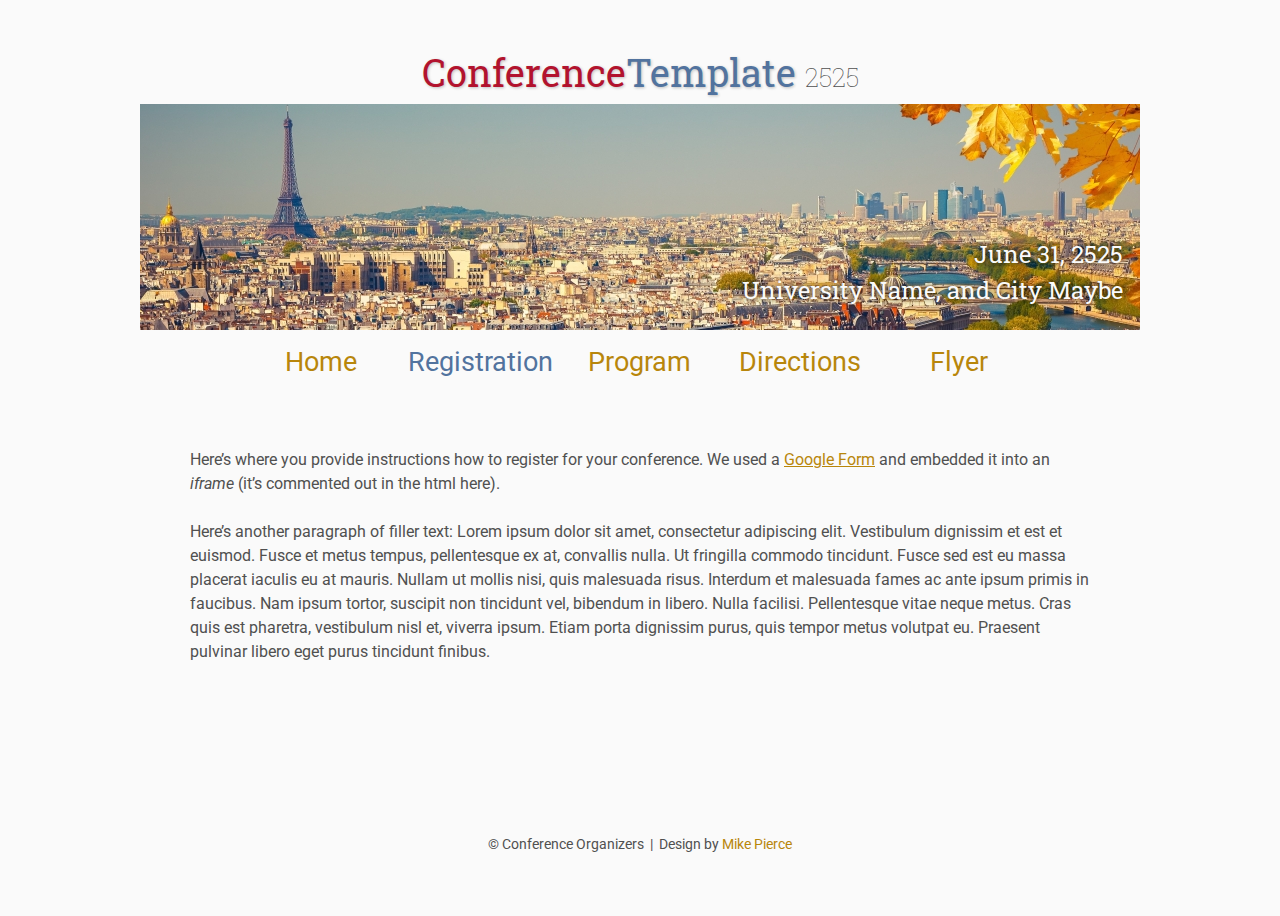
<file: registration/index.html>
<!DOCTYPE html>
<html lang='en'>

<head>
    <base href="..">
    <link rel="shortcut icon" type="image/png" href="assets/favicon.png"/>
    <link rel="stylesheet" type="text/css" media="all" href="assets/main.css"/>
    <meta name="description" content="Conference Template">
    <meta name="resource-type" content="document">
    <meta name="distribution" content="global">
    <meta name="KeyWords" content="Conference">
    <title>Registration | Conference Template</title>
</head>

<body>

    <div class="banner">
        <img src="assets/banner.jpg" alt="Conference Template Banner">
        <div class="top-left">
            <span class="title1">Conference</span><span class="title2">Template</span> <span class="year">2525</span>
        </div>
        <div class="bottom-right">
            June 31, 2525 <br> University Name, and City Maybe
        </div>
    </div>

    <table class="navigation">
        <tr>
            <td class="navigation">
                <a title="Conference Home Page" href=".">Home</a>
            </td>
            <td class="navigation">
                <a class="current" title="Register for the Conference" href="registration">Registration</a>
            </td>
            <td class="navigation">
                <a title="Conference Program" href="program">Program</a> 
            </td>
            <td class="navigation">
                <a title="Directions to the Conference" href="directions">Directions</a>
            </td>
            <td class="navigation">
                <a title="Conference Flyer" href="flyer">Flyer</a>
            </td>
        </tr>
    </table>

    <br>

    <p>
        Here&rsquo;s where you provide instructions how to register for your conference.
        We used a <a href="https://www.google.com/forms/about/">Google Form</a> 
        and embedded it into an <i>iframe</i> (it&rsquo;s commented out in the html here).
    </p>
    <!--
    <iframe class="registration" src="EMBED LINK FOR GOOGLE FORM HERE"></iframe>
    -->
    <p>
        Here&rsquo;s another paragraph of filler text:
        Lorem ipsum dolor sit amet, consectetur adipiscing elit. Vestibulum dignissim et est et euismod. Fusce et metus tempus, pellentesque ex at, convallis nulla. Ut fringilla commodo tincidunt. Fusce sed est eu massa placerat iaculis eu at mauris. Nullam ut mollis nisi, quis malesuada risus. Interdum et malesuada fames ac ante ipsum primis in faucibus. Nam ipsum tortor, suscipit non tincidunt vel, bibendum in libero. Nulla facilisi. Pellentesque vitae neque metus. Cras quis est pharetra, vestibulum nisl et, viverra ipsum. Etiam porta dignissim purus, quis tempor metus volutpat eu. Praesent pulvinar libero eget purus tincidunt finibus.
    </p>

    <footer>
        &copy; Conference Organizers
        &nbsp;|&nbsp; Design by <a href="https://github.com/mikepierce">Mike Pierce</a>
    </footer>

</body>
</html>
</file>
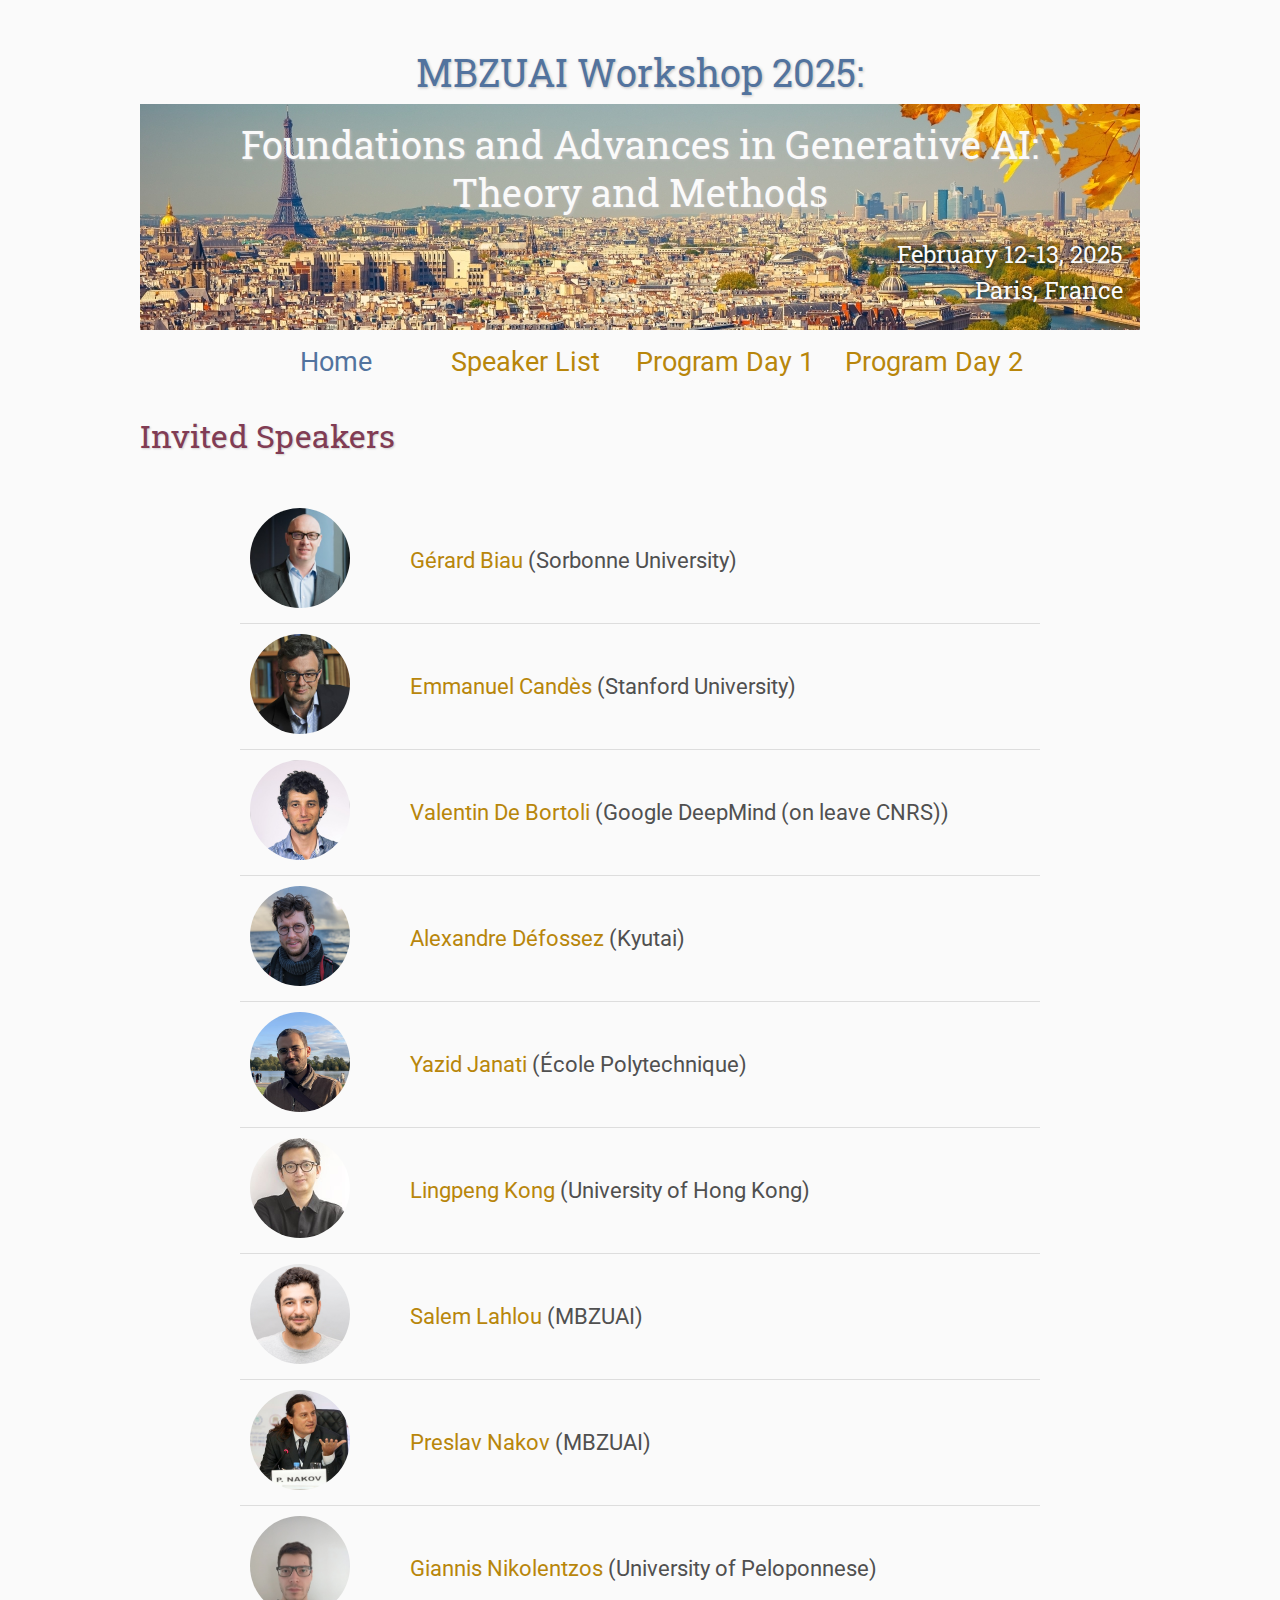
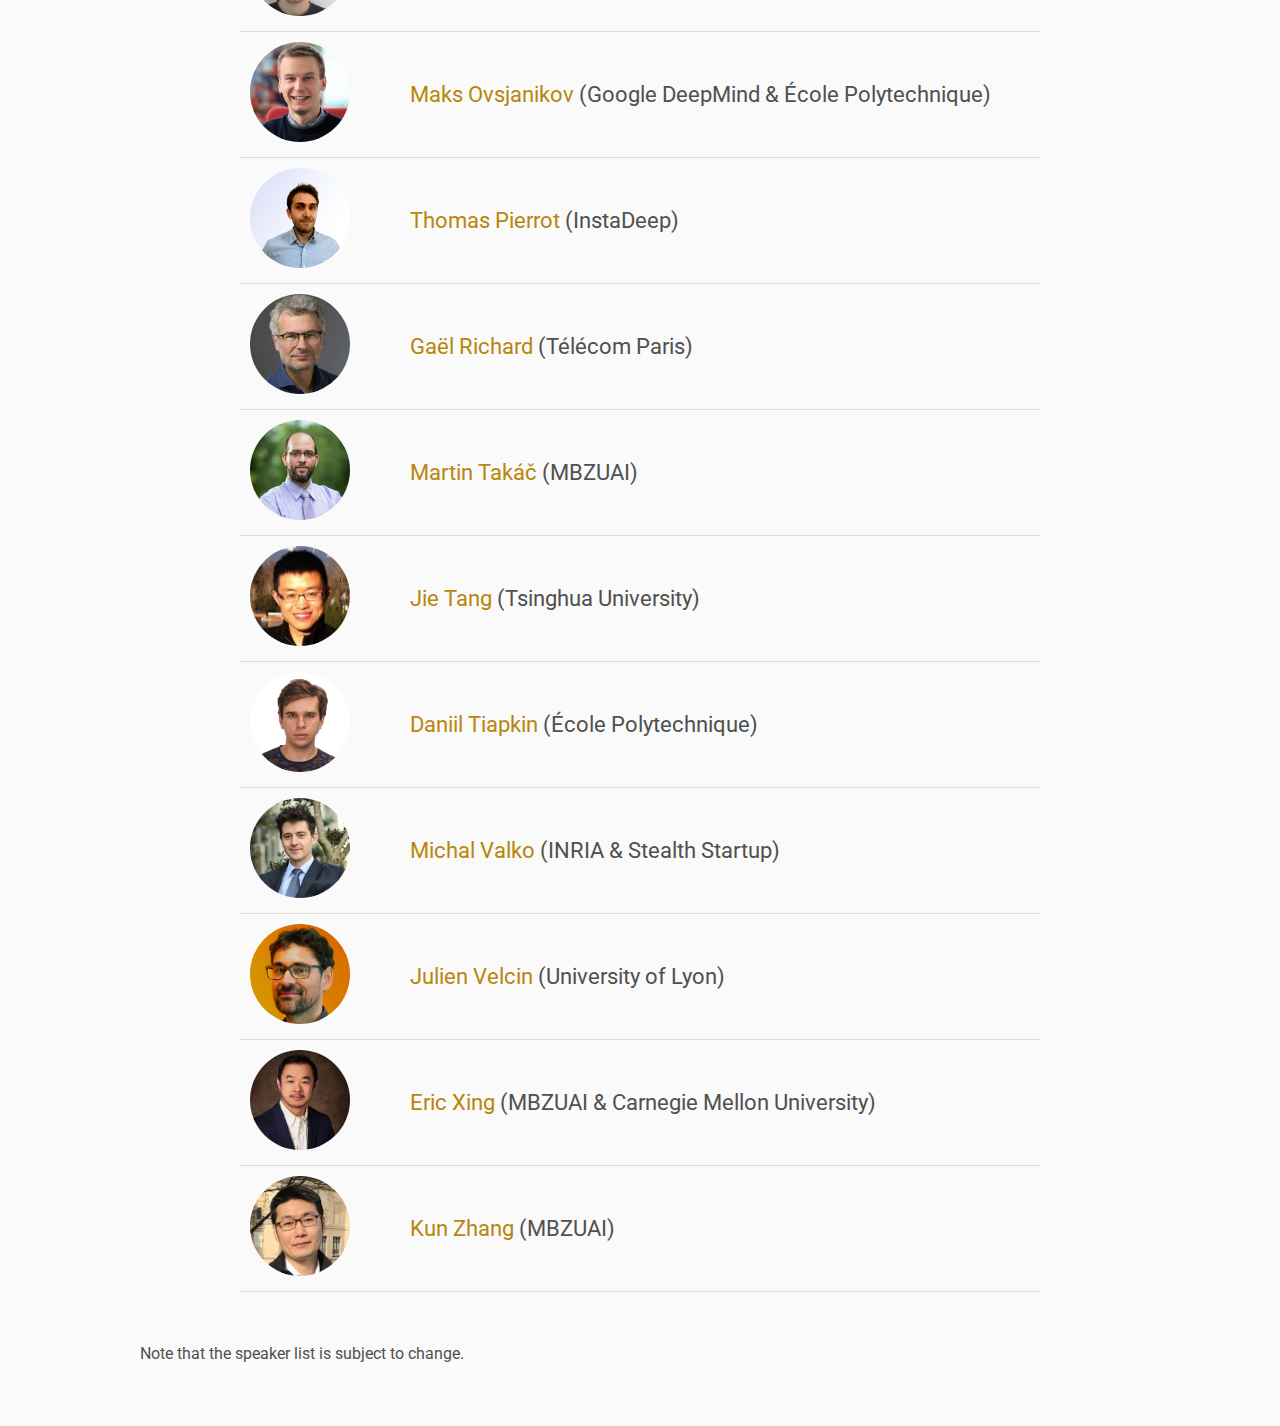
<file: speaker-list/index.html>
<!DOCTYPE html>
<html lang='en'>

<head>
    <base href="..">
    <link rel="shortcut icon" type="image/png" href="assets/favicon.ico"/>
    <link rel="stylesheet" type="text/css" media="all" href="assets/main.css"/>
    <meta name="description" content="MBZUAI Workshop 2025: Foundations and Advances in Generative AI: Theory and Methods">
    <meta name="resource-type" content="document">
    <meta name="distribution" content="global">
    <meta name="KeyWords" content="MBZUAI, Workshop, AI">
    <title>MBZUAI Workshop 2025: Foundations and Advances in Generative AI: Theory and Methods</title>
</head>

<body>

    <div class="banner">
        <img src="assets/banner.jpg" alt="MBZUAI Workshop 2025: Foundations and Advances in Generative AI: Theory and Methods">
        <div class="top-left">
            <span class="title2">MBZUAI Workshop 2025:</span><br><br><br>
            <span class="title3">Foundations and Advances in Generative AI:<br><br>Theory and Methods</span>
            <!-- <span class="year">2025</span> -->
        </div>
        <div class="bottom-right">
            February 12-13, 2025<br>Paris, France
        </div>
    </div>

    <table class="navigation">
        <tr>
            <td class="navigation">
                <a class="current" title="Conference Home Page" href=".">Home</a>
            </td>
            <!-- <td class="navigation">
                <a title="Register for the Conference" href="registration">Registration</a>
            </td> -->
            <td class="navigation">
                <a title="Speaker List" href="speaker-list">Speaker List</a>
            </td>
            <td class="navigation">
                <a title="Conference Program" href="program-day-1">Program Day 1</a> 
            </td>
            <td class="navigation">
                <a title="Conference Program" href="program-day-2">Program Day 2</a> 
            </td>
            <!-- <td class="navigation">
                <a title="Directions to the Conference" href="directions">Directions</a>
            </td> -->
            <!-- <td class="navigation">
                <a title="Conference Flyer" href="flyer">Flyer</a>
            </td> -->
        </tr>
    </table>

    <h2>Invited Speakers</h2>
    <table class="speaker">
        <tbody>     

<!--             <tr class="speaker">
                <td  class="speaker"><img src="../assets/dp/Chaudhuri.jpg" alt="Speaker 2" class="dispic"></td>
                <td  class="speaker">Kamalika Chaudhuri</td>
            </tr> -->

            <!-- <tr class="speaker">
                <td  class="speaker"><img src="../assets/dp/Duchi.jpg" alt="Speaker 2" class="dispic"></td>
                <td  class="speaker">John Duchi</td>
            </tr> -->

            <tr class="speaker">
                <td class="speaker"><img src="./speaker-list/gerard.png" alt="Speaker 2" class="dispic"></td>
                <td class="speaker"><a target="_blank" href="https://perso.lpsm.paris/~biau/">Gérard Biau</a> (Sorbonne University)</td>
            </tr>

            <tr class="speaker">
                <td class="speaker"><img src="./speaker-list/emmanuel.jpg" alt="Speaker 2" class="dispic"></td>
                <td class="speaker"><a target="_blank" href="https://candes.su.domains/">Emmanuel Candès</a> (Stanford University)</td>
            </tr>

            <tr class="speaker">
                <td class="speaker"><img src="./speaker-list/valentin.jpg" alt="Speaker 2" class="dispic"></td>
                <td class="speaker"><a target="_blank" href="https://vdeborto.github.io/">Valentin De Bortoli</a> (Google DeepMind (on leave CNRS))</td>
            </tr>


            
            <tr class="speaker">
                <td class="speaker"><img src="./speaker-list/alexandre.jpg" alt="Speaker 2" class="dispic"></td>
                <td class="speaker"><a target="_blank" href="https://ai.honu.io/">Alexandre Défossez</a> (Kyutai)</td>
            </tr>

            <!-- <tr class="speaker">
                <td class="speaker"><img src="./speaker-list/subhabrata.jpg" alt="Speaker 2" class="dispic"></td>
                <td class="speaker">Subhabrata Dutta</td>
            </tr> -->

            <tr class="speaker">
                <td class="speaker"><img src="./speaker-list/yazid.png" alt="Speaker 2" class="dispic"></td>
                <td class="speaker"><a target="_blank" href="https://yazidjanati.github.io/">Yazid Janati</a> (École Polytechnique)</td>
            </tr>

            <tr class="speaker">
                <td class="speaker"><img src="./speaker-list/lingpeng.jpg" alt="Speaker 2" class="dispic"></td>
                <td class="speaker"><a target="_blank" href="https://ikekonglp.github.io/">Lingpeng Kong</a> (University of Hong Kong)</td>
            </tr>

            <tr class="speaker">
                <td class="speaker"><img src="./speaker-list/salem.jpg" alt="Speaker 2" class="dispic"></td>
                <td class="speaker"><a target="_blank" href="https://mbzuai.ac.ae/study/faculty/salem-lahlou/">Salem Lahlou</a> (MBZUAI)</td>
            </tr>

            <tr class="speaker">
                <td class="speaker"><img src="./speaker-list/preslav.jpg" alt="Speaker 2" class="dispic"></td>
                <td class="speaker"><a target="_blank" href="https://mbzuai.ac.ae/study/faculty/preslav-nakov/">Preslav Nakov</a> (MBZUAI)</td>
            </tr>

            <tr class="speaker">
                <td class="speaker"><img src="./speaker-list/giannis.jpg" alt="Speaker 2" class="dispic"></td>
                <td class="speaker"><a target="_blank" href="https://users.uop.gr/~nikolentzos/">Giannis Nikolentzos</a> (University of Peloponnese)</td>
            </tr>           

            <tr class="speaker">
                <td class="speaker"><img src="./speaker-list/maks.jpg" alt="Speaker 2" class="dispic"></td>
                <td class="speaker"><a target="_blank" href="https://www.lix.polytechnique.fr/~maks/">Maks Ovsjanikov</a> (Google DeepMind & École Polytechnique)</td>
            </tr>

            <tr class="speaker">
                <td class="speaker"><img src="./speaker-list/thomas.jpg" alt="Speaker 2" class="dispic"></td>
                <td class="speaker"><a target="_blank" href="https://www.linkedin.com/in/thomas-pierrot-120a43128/">Thomas Pierrot</a> (InstaDeep)</td>
            </tr>

            <tr class="speaker">
                <td class="speaker"><img src="./speaker-list/gael.jpg" alt="Speaker 2" class="dispic"></td>
                <td class="speaker"><a target="_blank" href="https://www.telecom-paris.fr/gael-richard">Gaël Richard</a> (Télécom Paris)</td>
            </tr>

            <!--<tr class="speaker">
                <td class="speaker"><img src="./speaker-list/bernhard.png" alt="Speaker 2" class="dispic"></td>
                <td class="speaker">Bernhard Schölkopf</td>
            </tr>-->

            <tr class="speaker">
                <td class="speaker"><img src="./speaker-list/martin.jpg" alt="Speaker 2" class="dispic"></td>
                <td class="speaker"><a target="_blank" href="https://mbzuai.ac.ae/study/faculty/martin-takac/">Martin Takáč</a> (MBZUAI)</td>
            </tr>

            <tr class="speaker">
                <td class="speaker"><img src="./speaker-list/jie.jpg" alt="Speaker 2" class="dispic"></td>
                <td class="speaker"><a target="_blank" href="https://keg.cs.tsinghua.edu.cn/jietang/">Jie Tang</a> (Tsinghua University)</td>
            </tr>

            <tr class="speaker">
                <td class="speaker"><img src="./speaker-list/daniil.jpg" alt="Speaker 2" class="dispic"></td>
                <td class="speaker"><a target="_blank" href="https://d-tiapkin.github.io/">Daniil Tiapkin</a> (École Polytechnique)</td>
            </tr>

            <tr class="speaker">
                <td class="speaker"><img src="./speaker-list/michal.jpg" alt="Speaker 2" class="dispic"></td>
                <td class="speaker"><a target="_blank" href="https://misovalko.github.io/index.html">Michal Valko</a> (INRIA & Stealth Startup)</td>
            </tr>

            <tr class="speaker">
                <td class="speaker"><img src="./speaker-list/julien.jpg" alt="Speaker 2" class="dispic"></td>
                <td class="speaker"><a target="_blank" href="https://velcin.github.io/">Julien Velcin</a> (University of Lyon)</td>
            </tr>

            <!-- <tr class="speaker">
                <td class="speaker"><img src="./speaker-list/jean-philippe.jpg" alt="Speaker 2" class="dispic"></td>
                <td class="speaker"><a target="_blank" href="https://jpvert.github.io/">Jean-Philippe Vert</a> (Owkin)</td>
            </tr> -->

            <tr class="speaker">
                <td class="speaker"><img src="./speaker-list/eric.jpg" alt="Speaker 2" class="dispic"></td>
                <td class="speaker"><a target="_blank" href="https://mbzuai.ac.ae/study/faculty/professor-eric-xing/">Eric Xing</a> (MBZUAI & Carnegie Mellon University)</td>
            </tr>

            <tr class="speaker">
                <td class="speaker"><img src="./speaker-list/kun.jpg" alt="Speaker 2" class="dispic"></td>
                <td class="speaker"><a target="_blank" href="https://mbzuai.ac.ae/study/faculty/kun-zhang/">Kun Zhang</a> (MBZUAI)</td>
            </tr>


        </tbody>
    </table>
    Note that the speaker list is subject to change.



</body></html>
</file>
<file: assets/main.css>
/* main.css */

/* These are the colors and fonts used throughout the webpage.
 * I've listed them here so that a user may easily
 * do a search-and-replace for these to change the site theme.
 *   'Roboto',sans-serif; Font for the title text
 *   'Roboto-Slab',serif; Font for the body text 
 *   #fafafa; Background color of the site
 *   #505050; Foreground (text) color of the site
 *   #52739e; Navy, "Template" in the logo, current page in navigation, special titles in the Program
 *   #b2132e; Reddish, "Conference" in the logo, hover color for links
 *   #813c54; Heading color, titles in the Program
 *   #b8860b; Dark Goldenrod, color for links
 */

@import url('https://fonts.googleapis.com/css?family=Roboto%7CRoboto+Slab');

*{
    border:0;
    font:inherit;
    font-size:1em;
    margin:0;
    padding:0;
    vertical-align:baseline;
}

body{
    background-color: #fafafa;
    background-size: cover;
    background-attachment: fixed;
    color: #505050; 
    text-align:left;
    font-family:'Roboto',sans-serif;
    font-size:1em;
    line-height:1.5em;
    margin: 60px auto;
    width: 1000px;
}

a{color: #b8860b; text-decoration:none;}
a.current{color: #52739e;}
a.current:hover{color: #e82945;}
a:hover{color: #b2132e;}
a:active{color: #e82945;}
h1,h2,h3,h4{clear:left; color: #813c54; margin:1.5em 0em 1em 0em; font-family:'Roboto Slab',serif; text-shadow: 1px 1px 2px #d0d0d0;}
h1{font-size:2.67em;}
h2{font-size:2.00em;}
h3{font-size:1.67em;}
h4{font-size:1.33em;}
p{list-style:none; margin:24px auto 24px auto; padding:0px; width:900px; text-align:left;}
li a, p a {text-decoration:underline; text-decoration-color:#b8860b;}
ul{list-style:none; margin:24px auto 24px auto; padding:0px; width:800px; text-align:left;}
ul li{list-style:none; margin:0px auto 0px auto; padding:0px; text-align:left;}
i,em{font-style:italic;}
b,strong{font-weight:bold;}
sup{
    vertical-align: super;
    font-size: 0.8em;
    line-height: 0;
}
sub{
    vertical-align: sub;
    font-size: 0.8em;
    line-height: 0;
}
table{
    width: 1000px;
    margin: 12px auto 24px auto;
    float: center;
    /* UNCOMMENT THIS FOR DEBUGGING THE ALIGNMENT */
    /*border: 1px solid black;*/
}
th,td{
    text-align: left;
    /* UNCOMMENT THIS FOR DEBUGGING THE ALIGNMENT */
    /*border: 1px solid black;*/
}

/* Website Banner */
.banner {position: relative; font-family:'Roboto Slab',serif;}
.top-left {font-size:2.4em; color: #505050; background: #fafafa; text-align: center; width: 1000px; height: 44px; position: absolute; padding: 0px 0 0 0; top: 0px;}
.bottom-right {font-size:1.5em; color: #fafafa; line-height: 1.5em; width: auto; height: 100px; padding: 0px 17px 0px 0px; text-align: right; position: absolute; bottom: 0px; right: 0px; text-shadow: 0px 0px 6px #000000;}

/* Conference Title Logo */
.title1{color: #b2132e; text-shadow: 1px 1px 3px #c0c0c0;} 
.title2{color: #52739e; text-shadow: 1px 1px 3px #c0c0c0;}
.title3{color: #fafafa; text-shadow: 1px 1px 3px #c0c0c0;}
.year{color: #505050; font-size:0.67em; font-weight: lighter;}

/* Navigation Links (Home, Registration, etc) */
table.navigation{width:800px;}
td.navigation{font-size:1.67em; white-space:nowrap; width:20%; text-align:center; vertical-align:middle; padding:0px 0px 0px 0px;}

/* Sponsor Images */
table.sponsors{width:800px;}
td.sponsor{white-space:nowrap; width:33%; text-align:center; vertical-align:middle; padding:0px 0px 0px 0px;}
td.sponsor img{width: 100%}

/* The Table on the Program Page */
td.room{padding: 4px 12px 4px 4px; width: 90%; vertical-align:bottom; font-size:1.67em; color: #52739e; height:32px;}
td.date{white-space:nowrap; width:130px; text-align:right; vertical-align:top; padding:4px 16px 0px 0px;}
td.title{padding: 4px 12px 4px 4px; width: 90%; vertical-align:top; font-size:1.5em; color: #813c54; height:32px; font-family:'Roboto Slab',serif; text-shadow: 1px 1px 2px #d0d0d0; }
td.title-special{padding: 4px 12px 4px 4px; width: 90%; vertical-align:top; font-size:1.67em; color: #52739e; height:32px; font-family:'Roboto Slab',serif; text-shadow: 1px 1px 2px #d0d0d0;}
td.speaker{padding: 4px 12px 4px 4px; font-style: italic; font-size:1.2em; max-height:999999px}
td.abstract{padding: 4px 12px 12px 4px; font-size:1em; max-height:999999px}
td.abstract img{display: block; margin: 4px auto 8px auto}
table.plenary{padding-top: 8px; background: #ffffff;}

/* Registration and Directions iframes and Images */
iframe.registration{display:block; margin:1em auto 2em auto; width:700px; height:1400px; border:none;}
iframe.directions{display:block; margin:1em auto 2em auto; width:800px; height:400px; border:none;}
img.center{display:block; width:67%; margin:1em auto 2em auto;}

/* Flyer Images */
table.flyers{width:800px;}
td.flyer{white-space:nowrap; width:50%; text-align:center; vertical-align:middle; padding:0px 0px 0px 0px;}
td.sponsor img{width: 100%}

footer{font-size:0.875em; margin-top:12em; text-align:center;}

/* My hacky way of making the site mobile-friendly */
@media only screen and (max-width: 1100px) {
    h2{font-size:3.00em;}
    p{font-size:1.5em; line-height:1.5em;}
    th,td,tr{font-size:1.5em; line-height:1.5em;}
    td.date{font-size:1em; padding-top:0.5em;}
    td.navigation{font-size:1.5em; padding:0px 20px 0px 20px;}
    table.footer{font-size:0.33em;}
}

/* Basic table styling */
table.speaker {
    width: 80%;
    border-collapse: collapse;
    margin: 50px 0;
    font-size: 18px;
    text-align: left;
    margin-left: auto;
    margin-right: auto;
    font-style: normal;
}
td.speaker {
    font-style: normal;
    padding: 10px;
    border-bottom: 1px solid #ddd;
    vertical-align: middle;  /* Added this line to vertically center content */
}
/* specifically adjust the first column */
td.speaker:first-child {
    width: 20%;  /* Shrink first colum */
    white-space: nowrap;      /* Ensures content in the first column doesn't wrap */
}

tr.speaker:hover {
    background-color: #f5f5f5;
}


/* Thumbnail styling */
.thumbnail {
    width: 50px;
    height: 50px;
    border-radius: 50%;
    object-fit: cover; /* ensures the image covers the whole space without stretching */
}
/* Thumbnail styling */
.dispic {
    width: 100px;
    height: 100px;
    border-radius: 50%;
    object-fit: cover; /* ensures the image covers the whole space without stretching */
}
</file>
